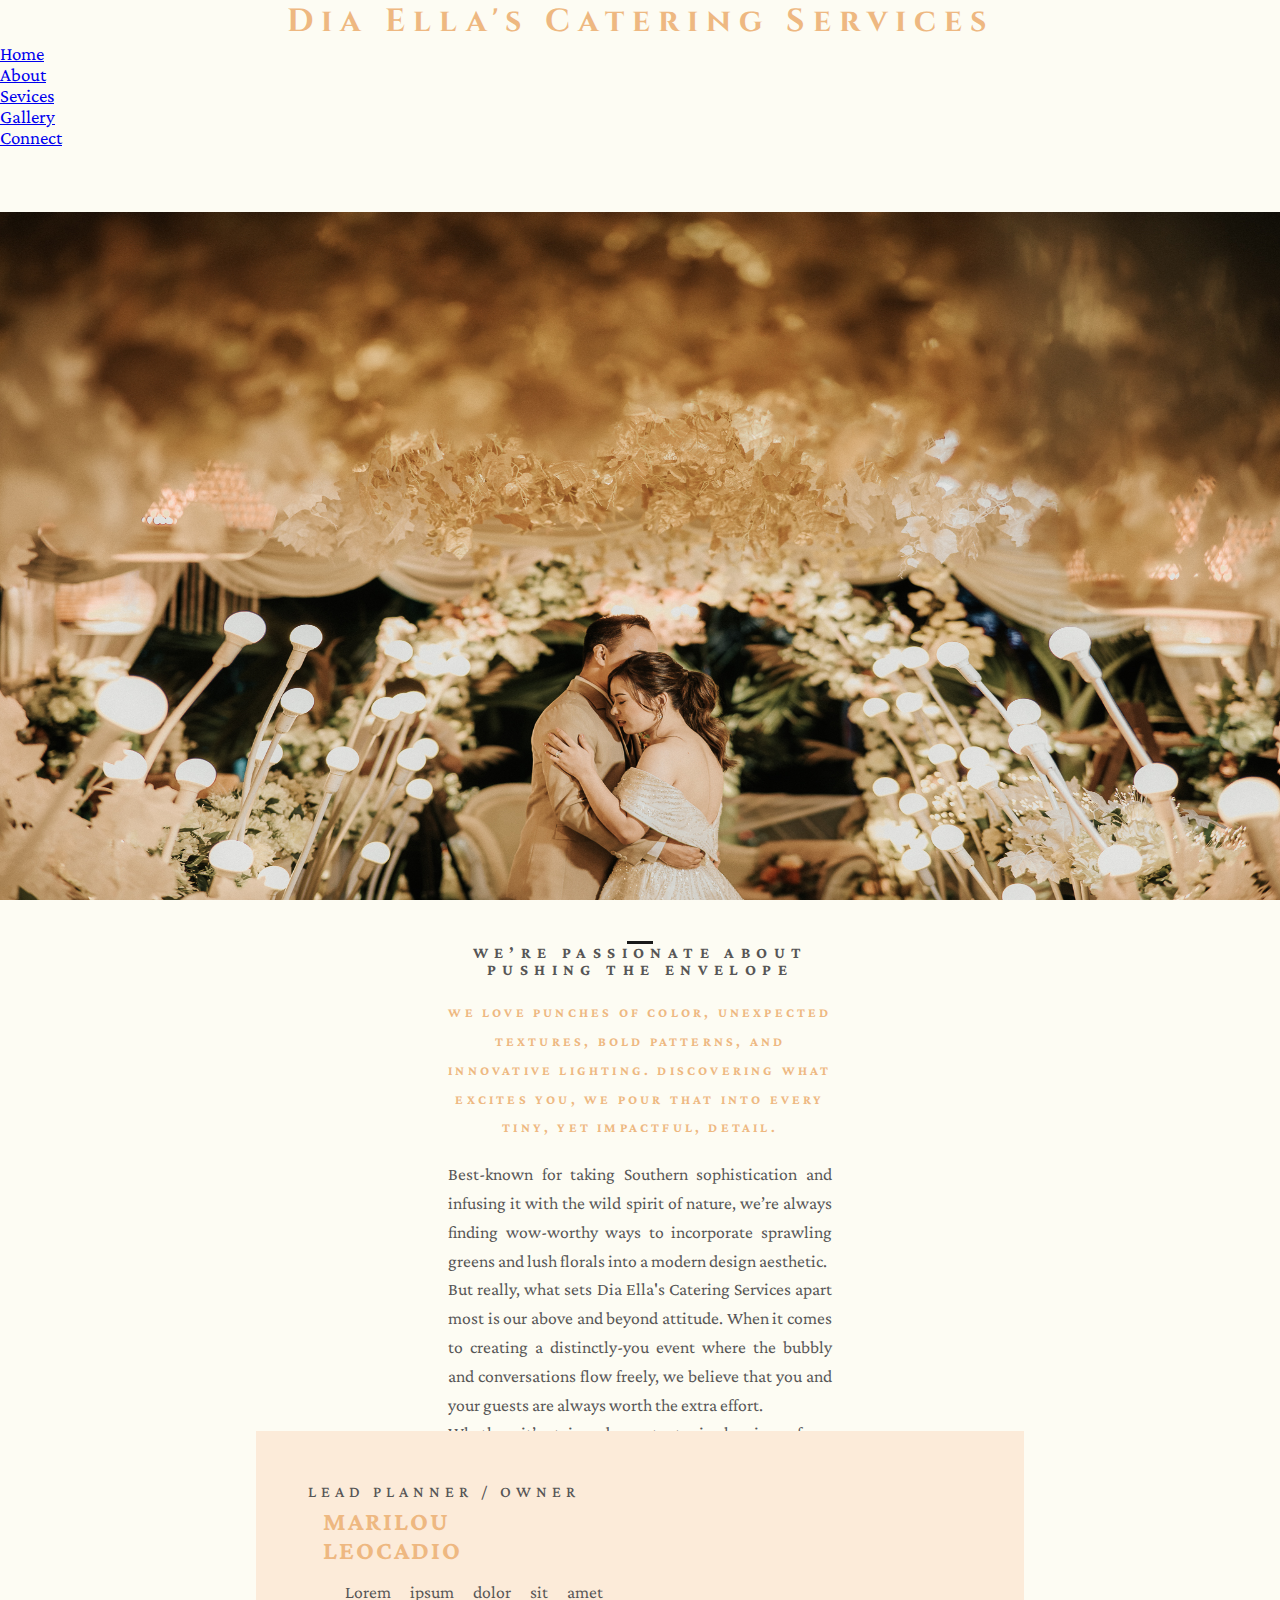
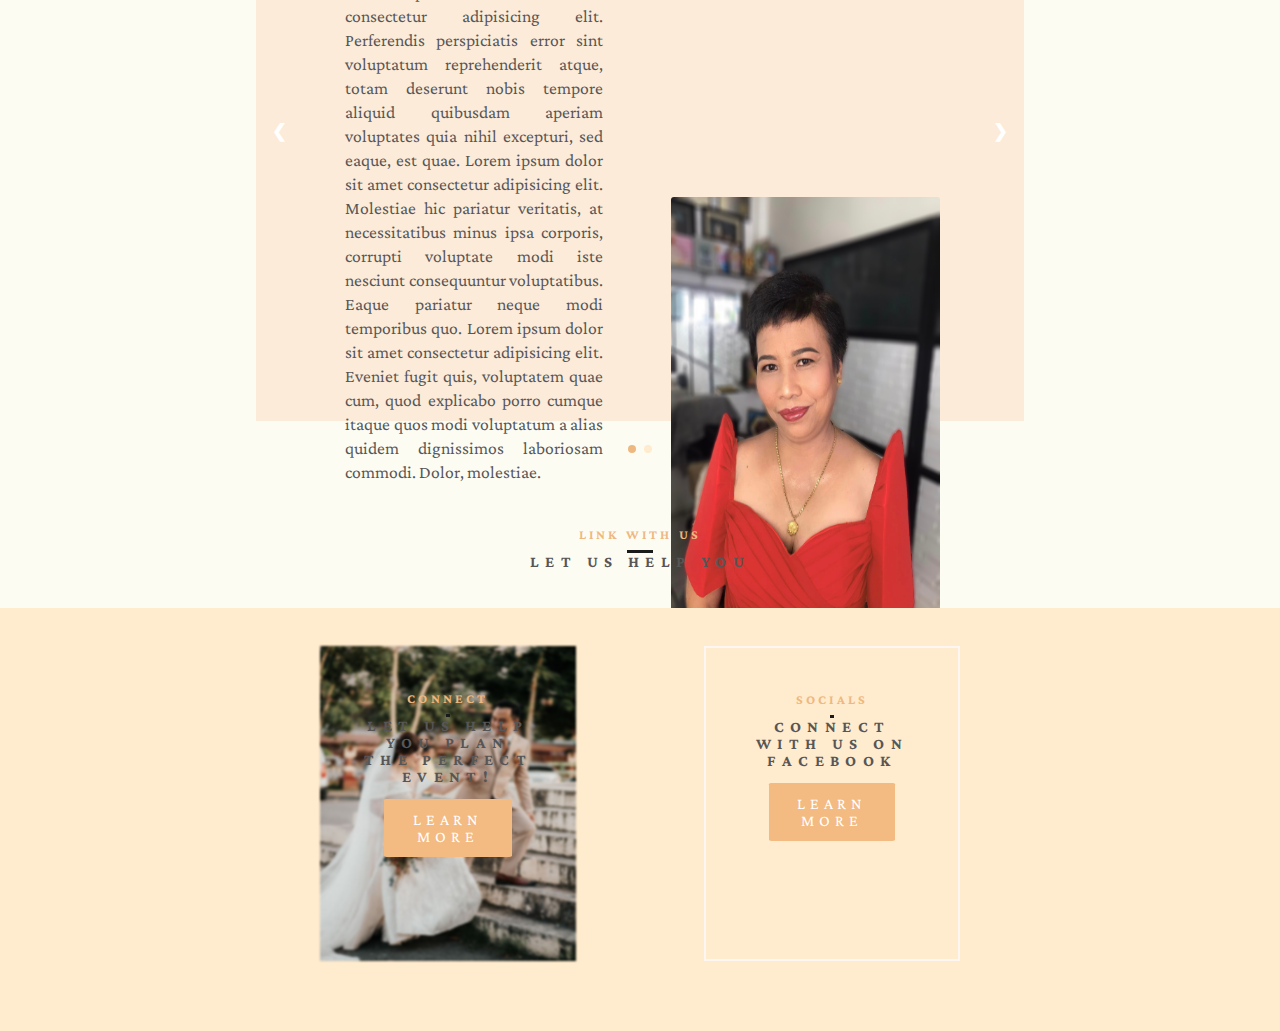
<file: about.html>
<!DOCTYPE html>
<html lang="en">
<head>
    <meta charset="UTF-8">
    <meta http-equiv="X-UA-Compatible" content="IE=edge">
    <meta name="viewport" content="width=device-width, initial-scale=1.0">
    <title>Dia Ella's Catering Services</title>

    <link href="https://cdn.jsdelivr.net/npm/bootstrap@5.2.3/dist/css/bootstrap.min.css" 
  rel="stylesheet" integrity="sha384-rbsA2VBKQhggwzxH7pPCaAqO46MgnOM80zW1RWuH61DGLwZJEdK2Kadq2F9CUG65" 
  crossorigin="anonymous">
  <link rel="preconnect" href="https://fonts.googleapis.com"><link rel="preconnect" href="https://fonts.gstatic.com" crossorigin><link href="https://fonts.googleapis.com/css2?family=Cinzel:wght@500&family=Crimson+Pro:wght@300;400&display=swap" rel="stylesheet">
  <link rel="stylesheet" href="css/about.css">

</head>

<body>
    <header class="header-container pt-4">
        <h1 class>Dia Ella's Catering Services</h1>
        <nav class="navbar navbar-expand-lg position-absolute top-5 start-50 translate-middle mt-3">
          <div class="container-fluid">
            <div class="collapse navbar-collapse" id="navbarSupportedContent">
              <ul class="navbar-nav">
                <!-- Navigation Bar -->
                <li class="nav-item m-3 btn-outline-light">
                  <a class="nav-link" href="index.html">Home</a>
                </li>
                <li class="nav-item m-3">
                  <a class="nav-link" href="about.html">About</a>
                </li>
                <li class="nav-item m-3">
                  <a class="nav-link" href="services.html">Sevices</a>
                </li>
                <li class="nav-item m-3">
                  <a class="nav-link" href="gallery.html">Gallery</a>
                </li>
                <li class="nav-item m-3">
                  <a class="nav-link" href="connect.html">Connect</a>
                </li>
              </ul>
            </div>
          </div>
        </nav>
      </header>

    <main>
        <article class="header-primary">
            <img src="images/about-1.jpg" alt="image">
            <hr>
            <section class="header-content">
                <h4>WE’RE PASSIONATE ABOUT PUSHING THE ENVELOPE
                </h4>
                <br>
                <h5>WE LOVE PUNCHES OF COLOR, UNEXPECTED TEXTURES, BOLD PATTERNS, AND INNOVATIVE LIGHTING. DISCOVERING WHAT EXCITES YOU, WE POUR THAT INTO EVERY TINY, YET IMPACTFUL, DETAIL.
                </h5>
                <br>
                <p>
                    Best-known for taking Southern sophistication and infusing it with the wild spirit of nature, we’re always finding wow-worthy ways to incorporate sprawling greens and lush florals into a modern design aesthetic.
                </p>

                <p>
                    But really, what sets Dia Ella's Catering Services apart most is our above and beyond attitude. When it comes to creating a distinctly-you event where the bubbly and conversations flow freely, we believe that you and your guests are always worth the extra effort.
                </p>

                <p>
                    Whether it’s tying down tents in hurricane-force winds, hauling a piano up six flights of stairs, swinging unique requests, or surprising you with those thoughtful touches that can easily go overlooked, our clients tell us that we never fail to impress with our hands-on, collaborative approach.
                </p>
            </section>
        </article>

        <article class="article-2">
            <div class="slideshow-container">  
                <div class="mySlides">
                  <div>
                    <h2 class="numbertext"> LEAD PLANNER / OWNER </h2>
                  <h2 class="heading__primary">MARILOU LEOCADIO</h2>
                  <p class="text">Lorem ipsum dolor sit amet consectetur adipisicing elit. Perferendis perspiciatis error sint voluptatum reprehenderit atque, totam deserunt nobis tempore aliquid quibusdam aperiam voluptates quia nihil excepturi, sed eaque, est quae.
                        Lorem ipsum dolor sit amet consectetur adipisicing elit. Molestiae hic pariatur veritatis, at necessitatibus minus ipsa corporis, corrupti voluptate modi iste nesciunt consequuntur voluptatibus. Eaque pariatur neque modi temporibus quo. Lorem ipsum dolor sit amet consectetur adipisicing elit.
                        Eveniet fugit quis, voluptatem quae cum, quod explicabo porro cumque itaque quos modi voluptatum a alias quidem dignissimos laboriosam commodi. Dolor, molestiae.
                    
                  </p>
                  <div class="content-right">
                    <img src="images/owner-1.jpg" alt="Product Photo" />
                  </div>
                  </div>
                </div>
          
                <div class="mySlides">
                  <h2 class="numbertext"> ASSOCIATE PLANNER </h2>
                  <h2 class="heading__primary">DIANNE MARIE LEOCADIO</h2>
                  <p class="text">Lorem ipsum dolor sit amet consectetur adipisicing elit. Ducimus repudiandae, debitis cumque veritatis eaque, illo nisi obcaecati architecto explicabo impedit hic sapiente neque magni beatae doloremque deserunt, provident recusandae esse! Lorem ipsum dolor sit amet consectetur, adipisicing elit. Iste delectus deserunt totam rerum laboriosam quis doloremque eum sed. Maxime sunt facilis quo nulla optio obcaecati veritatis nesciunt, recusandae doloribus laboriosam! Lorem ipsum, dolor sit amet consectetur adipisicing elit. Modi reprehenderit fugiat voluptatem fuga deleniti rerum autem cum culpa aut natus maxime, numquam est hic recusandae dignissimos quisquam inventore illum expedita!
                  </p>
                  <div class="content-right">
                    <img src="images/owner-2.jpg" alt="Product Photo" />
                  </div>
                </div>
          
                <a class="prev" onclick="plusSlides(-1)">&#10094;</a>
                <a class="next" onclick="plusSlides(1)">&#10095;</a>
              </div>
              <br>
          
              <div style="text-align:center">
                <span class="dot" onclick="currentSlide(1)"></span>
                <span class="dot" onclick="currentSlide(2)"></span>
              </div>
        </article>

        <article class="article-4">
            <div  class="header-primary">
              <h5>LINK WITH US</h5>
              <hr>
              <h4>LET US HELP YOU</h4>
            </div>
            <section class="article-4__section-1">
                <div class="article-4__subsection-1">
                  <img src="images/couple-1.JPG" alt="">
                  <div class="article-4__content-1">
                    <h5>CONNECT</h5>
                    <hr>
                    <h4 > LET US HELP YOU PLAN THE PERFECT EVENT! </h4>
                    <a class="btn__article-2" href="connect.html">LEARN MORE</a>
                  </div>
                </div>
    
                <div class="article-4__subsection-2">
                  <div class="article-4__content-2">
                    <h5>SOCIALS</h5>
                    <hr>
                    <h4 > CONNECT WITH US ON FACEBOOK</h4>
                    <a class="btn__article-2" href="https://www.facebook.com/DiaEllaCatering">LEARN MORE</a>
                  </div>
                </div>
            </section>
          </article>
    </main>
</body>

<script>
    let slideIndex = 1;
showSlides(slideIndex);

// Next/previous controls
function plusSlides(n) {
  showSlides(slideIndex += n);
}

// Thumbnail image controls
function currentSlide(n) {
  showSlides(slideIndex = n);
}

function showSlides(n) {
  let i;
  let slides = document.getElementsByClassName("mySlides");
  let dots = document.getElementsByClassName("dot");
  if (n > slides.length) {slideIndex = 1}
  if (n < 1) {slideIndex = slides.length}
  for (i = 0; i < slides.length; i++) {
    slides[i].style.display = "none";
  }
  for (i = 0; i < dots.length; i++) {
    dots[i].className = dots[i].className.replace(" active", "");
  }
  slides[slideIndex-1].style.display = "block";
  dots[slideIndex-1].className += " active";
};
</script>

</html>
</file>
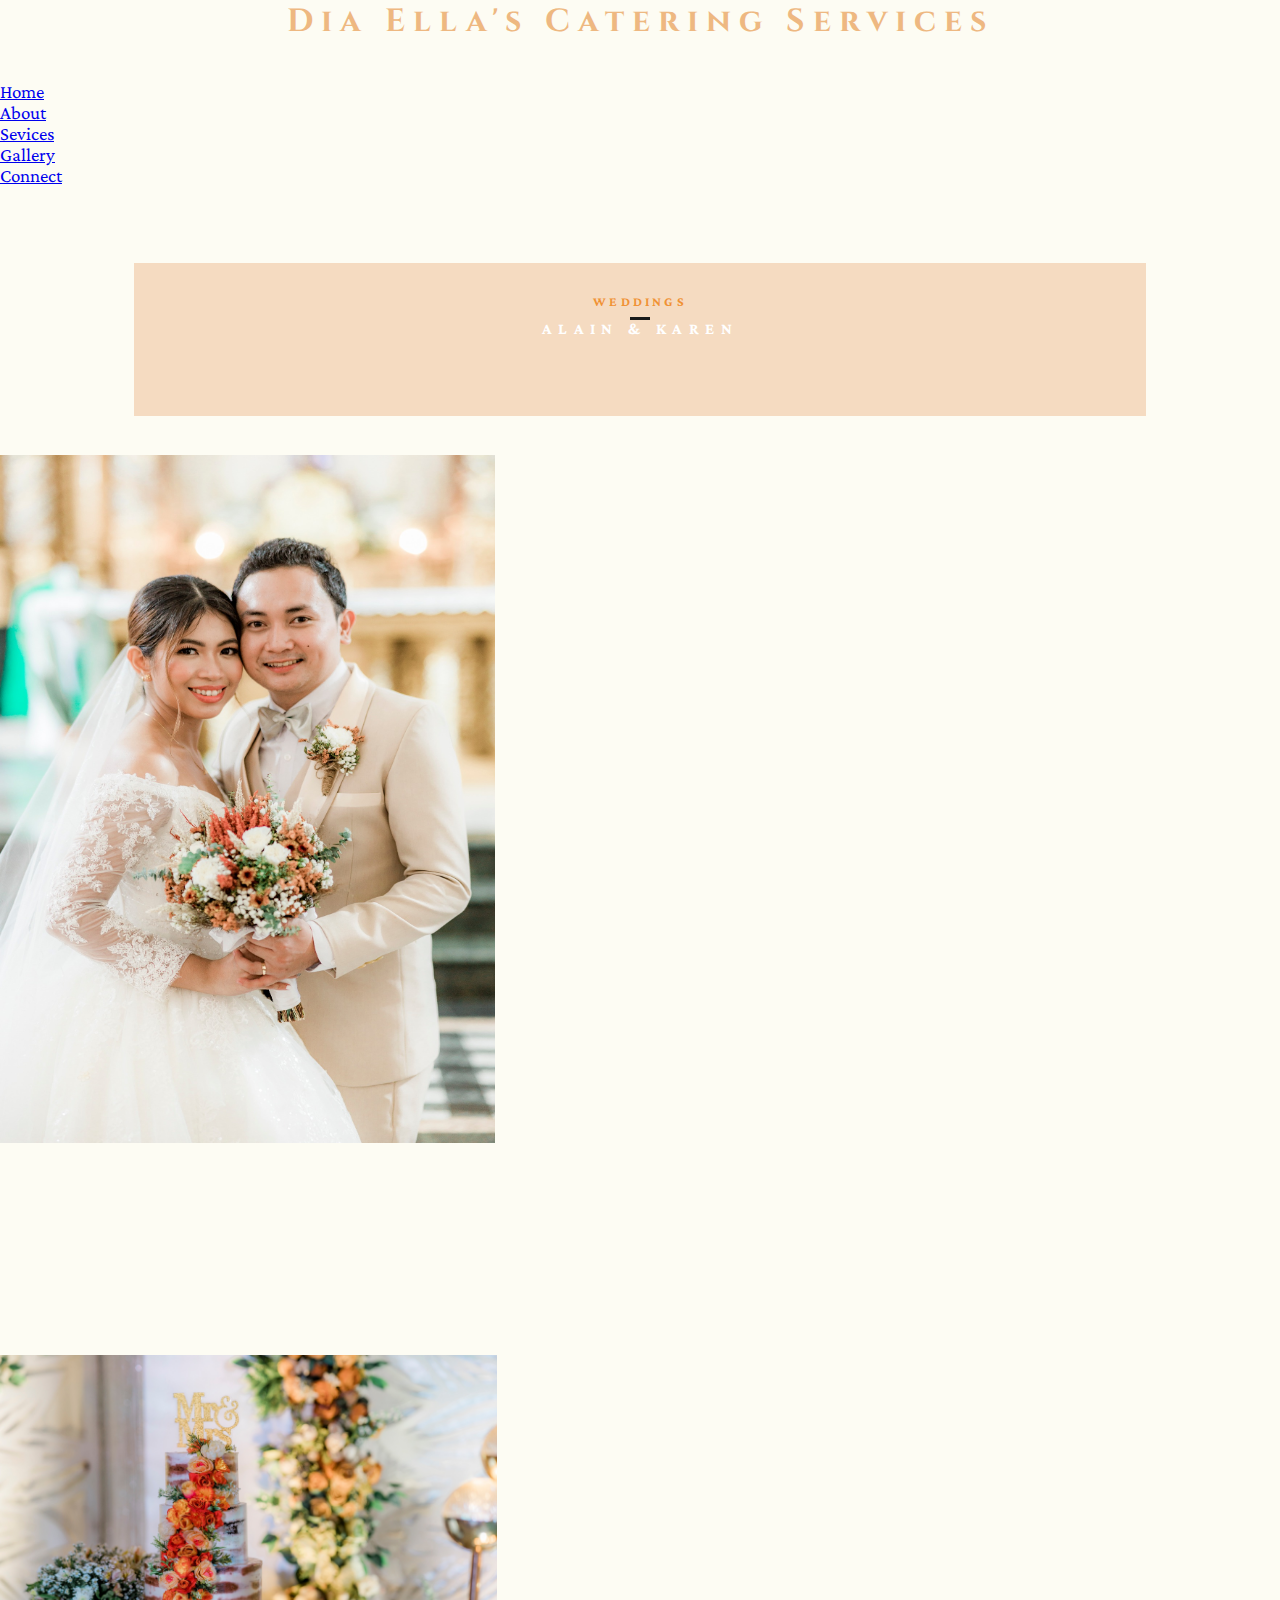
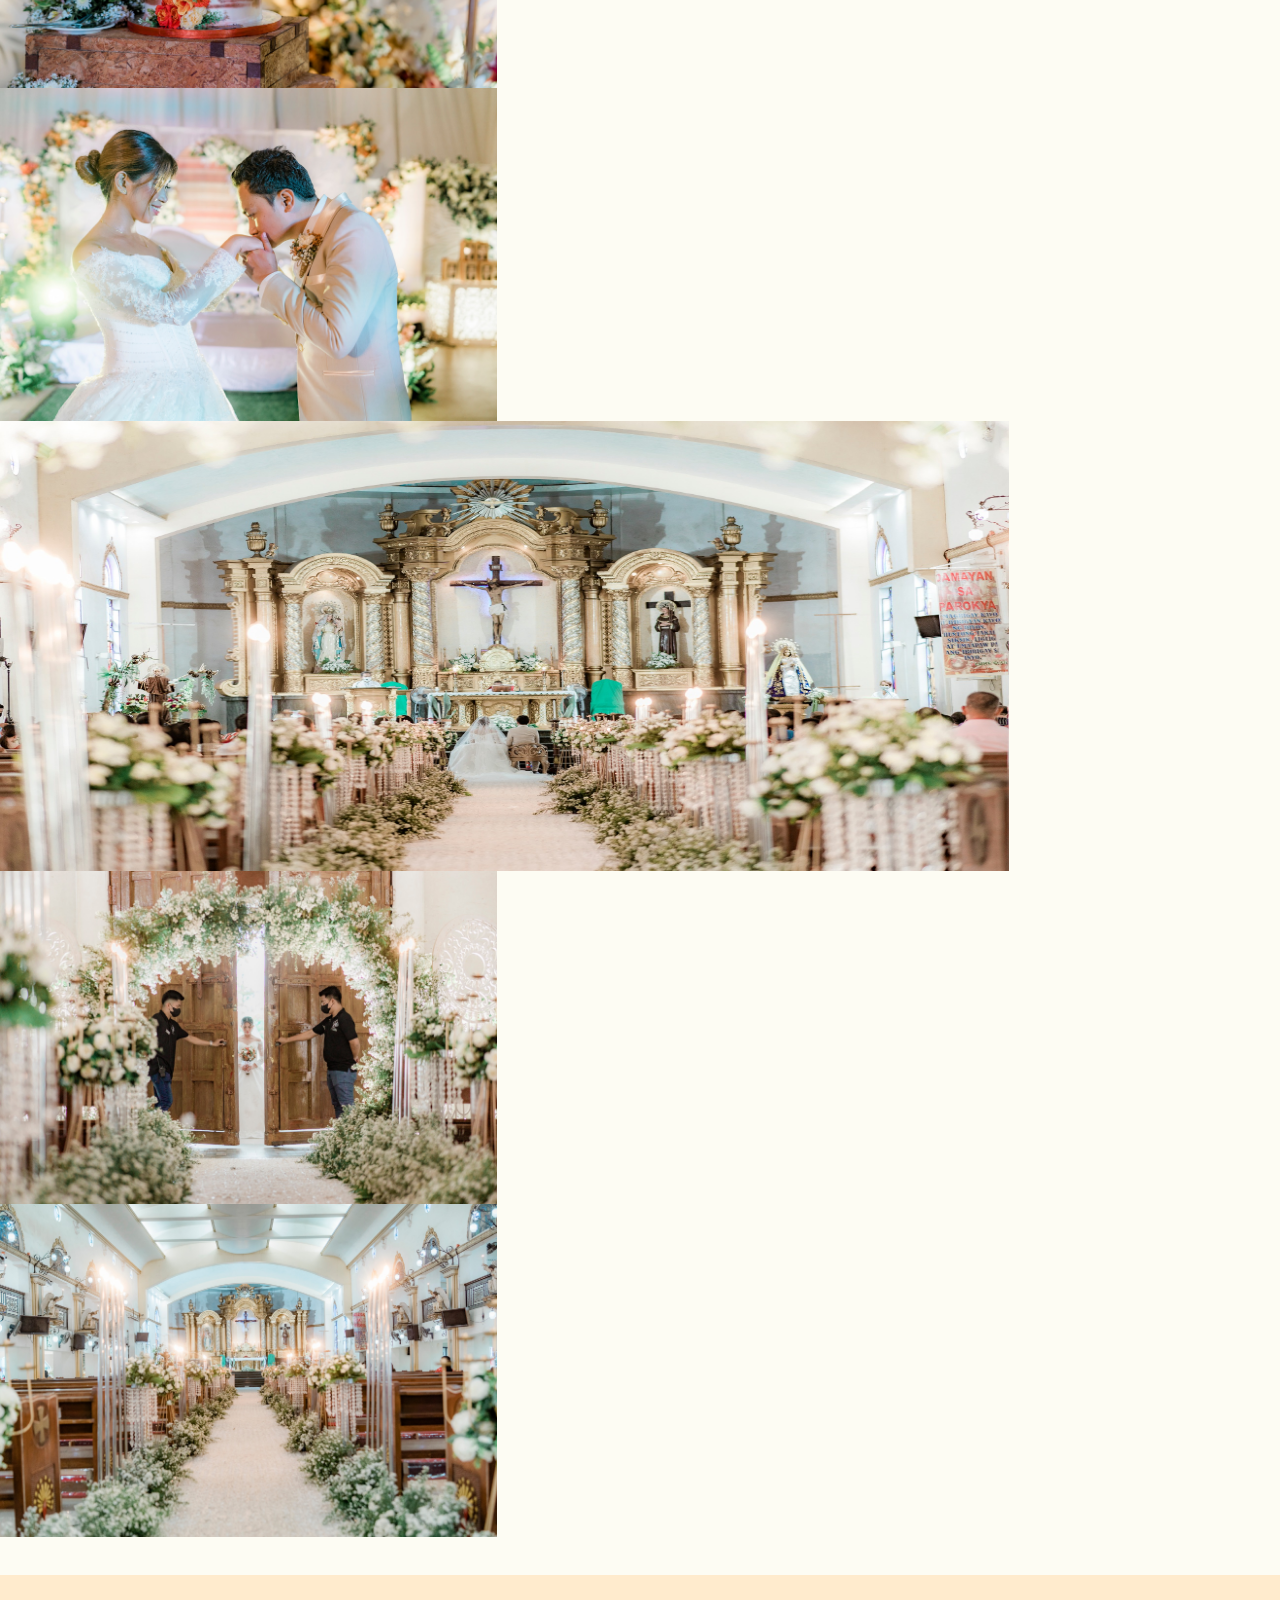
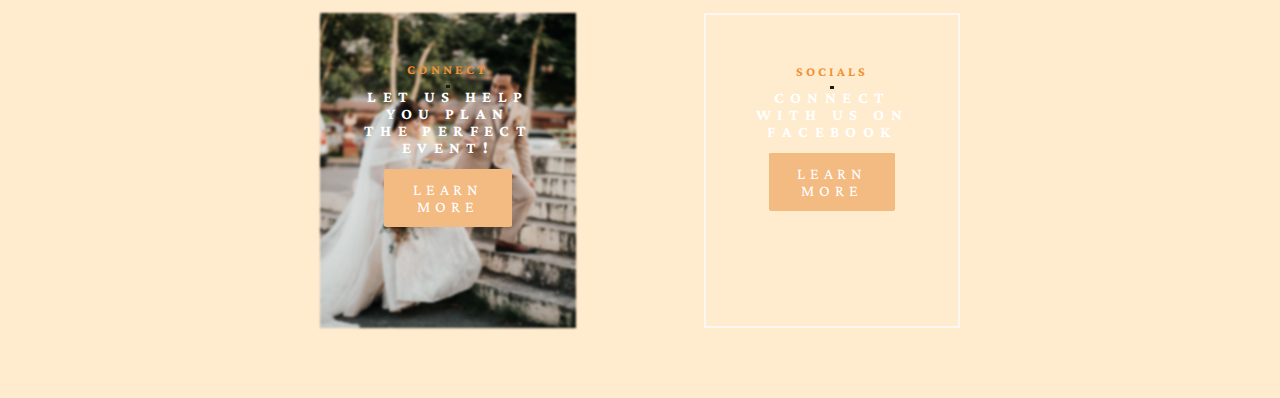
<file: alain-karen.html>
<!DOCTYPE html>
<html lang="en">
<head>
    <meta charset="UTF-8">
    <meta http-equiv="X-UA-Compatible" content="IE=edge">
    <meta name="viewport" content="width=device-width, initial-scale=1.0">
    <title>Dia Ella's Catering Services</title>

    <link href="https://cdn.jsdelivr.net/npm/bootstrap@5.2.3/dist/css/bootstrap.min.css" 
  rel="stylesheet" integrity="sha384-rbsA2VBKQhggwzxH7pPCaAqO46MgnOM80zW1RWuH61DGLwZJEdK2Kadq2F9CUG65" 
  crossorigin="anonymous">
    <link rel="stylesheet" href="css/alain-karen.css">
    <link rel="preconnect" href="https://fonts.googleapis.com"><link rel="preconnect" href="https://fonts.gstatic.com" crossorigin><link href="https://fonts.googleapis.com/css2?family=Cinzel:wght@500&family=Crimson+Pro:wght@300;400&display=swap" rel="stylesheet">
    <link rel="stylesheet" href="css/alain.css">
</head>
<body>
    <header class="header-container pt-4">
        <h1 class>Dia Ella's Catering Services</h1>
        <nav class="navbar navbar-expand-lg position-absolute top-5 start-50 translate-middle mt-3">
          <div class="container-fluid">
            <div class="collapse navbar-collapse" id="navbarSupportedContent">
              <ul class="navbar-nav">
                <!-- Navigation Bar -->
                <li class="nav-item m-3 btn-outline-light">
                  <a class="nav-link" href="index.html">Home</a>
                </li>
                <li class="nav-item m-3">
                  <a class="nav-link" href="about.html">About</a>
                </li>
                <li class="nav-item m-3">
                  <a class="nav-link" href="services.html">Sevices</a>
                </li>
                <li class="nav-item m-3">
                  <a class="nav-link" href="gallery.html">Gallery</a>
                </li>
                <li class="nav-item m-3">
                  <a class="nav-link" href="connect.html">Connect</a>
                </li>
              </ul>
            </div>
          </div>
        </nav>
      </header>

    <article class="header-primary">
        <section>
            <div>
                <h5>WEDDINGS</h5>
                  <hr>
                  <h4 > ALAIN & KAREN </h4>
            </div>
        </section>
    </article>

    <article>
      <section class="container-fluid">
          <div class="row">
              <div class="col-6">
                  <div class="photo-1 h-100"><img src="images/alain-karen/photo-1.jpg" alt="">
                  </div>
              </div>
              <div class="col-6">
                  <div class="photo"><img src="images/alain-karen/photo-4.jpg" alt=""></div>
                  <div class="row mt-4">
                      <div class="col-12">
                          <div class="photo"><img src="images/alain-karen/photo-8.jpg" alt=""></div>
                      </div>
                  </div>
              </div>
          </div>
          <div class="row mt-4">
              <div class="col-12">
                  <div class="photo-2"><img src="images/alain-karen/photo-2.jpg" alt=""></div>
              </div>
          </div>
          <div class="row mt-4">
              <div class="col-6">
                  <div class="photo "><img src="images/alain-karen/photo-3.jpg" alt=""></div>
              </div>
              <div class="col-6">
                  <div class="photo"><img src="images/alain-karen/photo-5.jpg" alt=""></div>
              </div>
          </div>
      </section>
  </article>

    <article class="article-4">
        <section class="article-4__section-1">
            <div class="article-4__subsection-1">
              <img src="images/couple-1.JPG" alt="">
              <div class="article-4__content-1">
                <h5>CONNECT</h5>
                <hr>
                <h4 > LET US HELP YOU PLAN THE PERFECT EVENT! </h4>
                <a class="btn__article-2" href="connect.html">LEARN MORE</a>
              </div>
            </div>

            <div class="article-4__subsection-2">
              <div class="article-4__content-2">
                <h5>SOCIALS</h5>
                <hr>
                <h4 > CONNECT WITH US ON FACEBOOK</h4>
                <a class="btn__article-2" href="https://www.facebook.com/DiaEllaCatering">LEARN MORE</a>
              </div>
            </div>
        </section>
      </article>
</body>
<script
    src="https://cdn.jsdelivr.net/npm/bootstrap@5.2.2/dist/js/bootstrap.bundle.min.js"
    integrity="sha384-OERcA2EqjJCMA+/3y+gxIOqMEjwtxJY7qPCqsdltbNJuaOe923+mo//f6V8Qbsw3"
    crossorigin="anonymous"
  ></script>
</html>
</file>
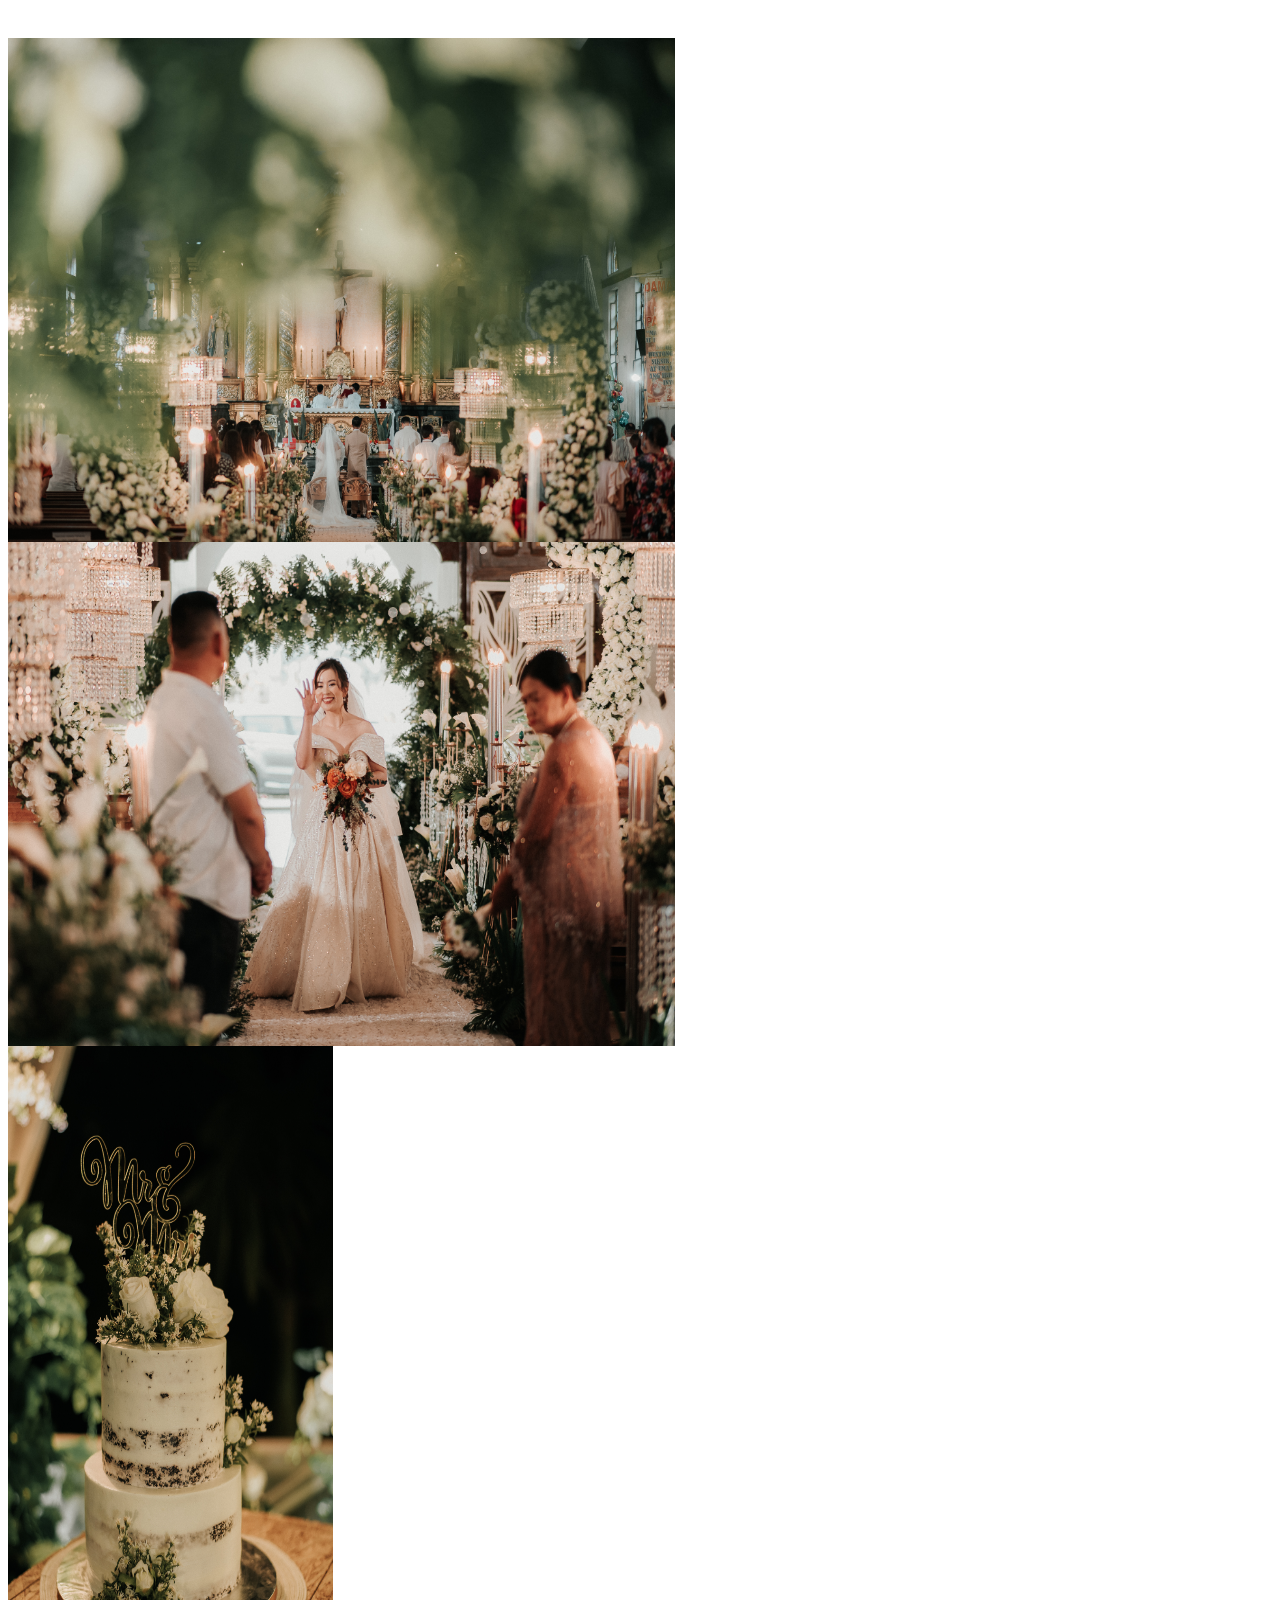
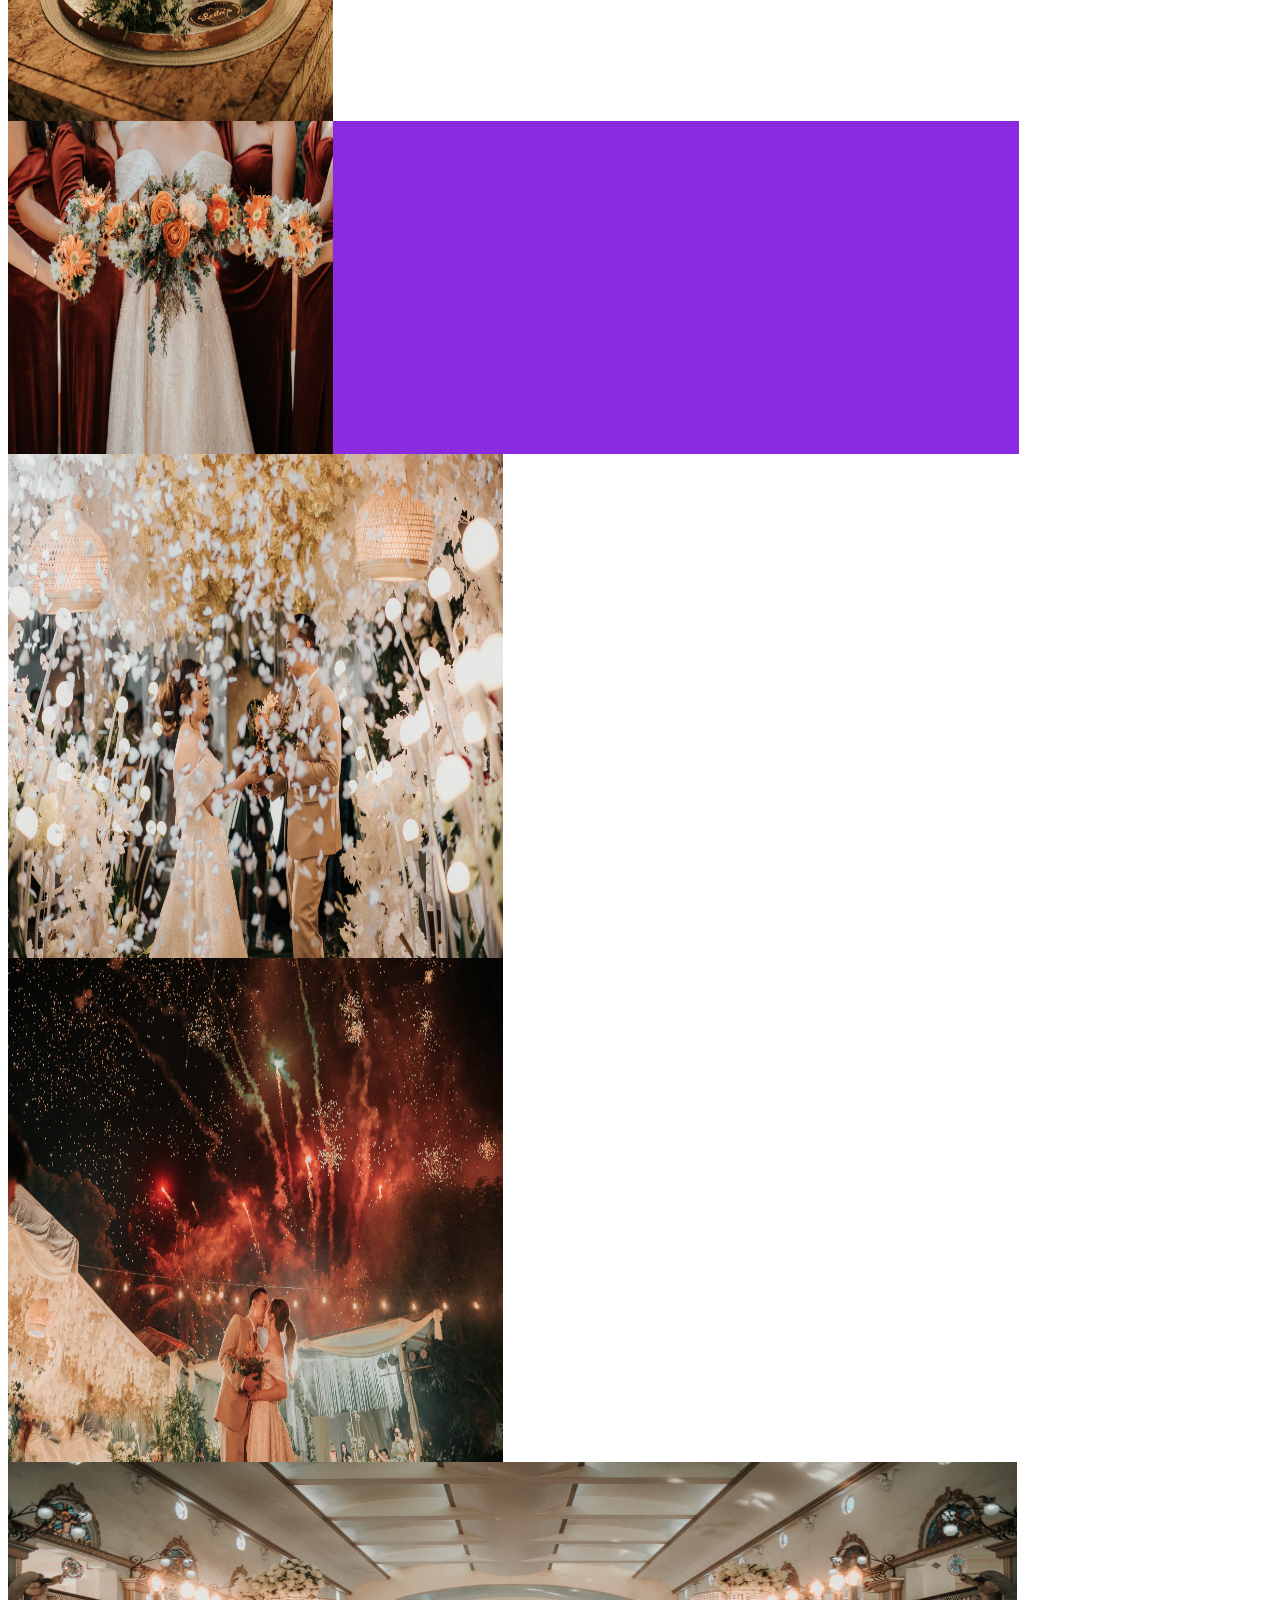
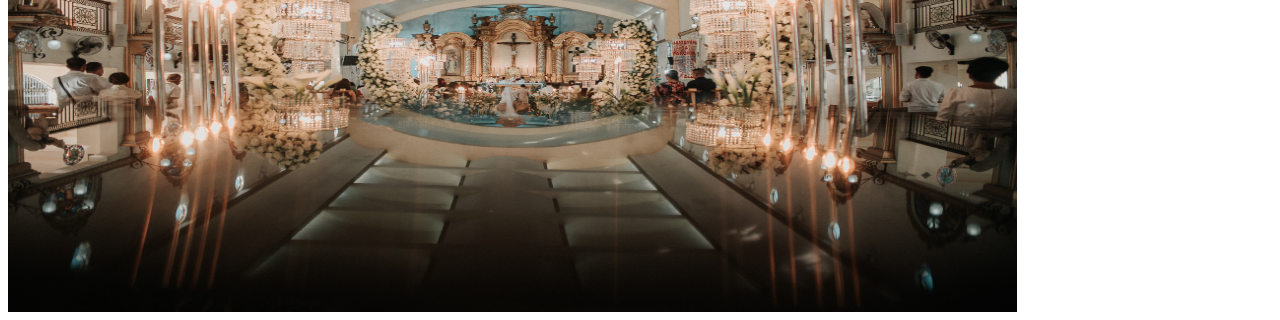
<file: alain.html>
<!DOCTYPE html>
<html lang="en">
<head>
    <meta charset="UTF-8">
    <meta http-equiv="X-UA-Compatible" content="IE=edge">
    <meta name="viewport" content="width=device-width, initial-scale=1.0">
    <title>Document</title>

    <link
    href="https://cdn.jsdelivr.net/npm/bootstrap@5.2.2/dist/css/bootstrap.min.css"
    rel="stylesheet"
    integrity="sha384-Zenh87qX5JnK2Jl0vWa8Ck2rdkQ2Bzep5IDxbcnCeuOxjzrPF/et3URy9Bv1WTRi"
    crossorigin="anonymous"
  />
    <link rel="stylesheet" href="css/mike.css">
</head>
<body>
    <article>
        <section class="container-fluid">
            <div class="row">                
                <div class="col-8">
                    <div class="photo">
                        <img src="images/mike-mk/photo-1.jpg" alt="">
                    </div>
                    <div class="row mt-4">
                        <div class="col-12">
                            <div class="photo">
                                <img src="images/mike-mk/photo-2.jpg" alt="">
                            </div>
                        </div>
                    </div>
                </div>
                <div class="col-4">
                    <div class="photo-1 h-30">
                        <img src="images/mike-mk/photo-7.jpg" alt="">
                    </div>
                <div class="col-12">
                    <div class="photo-4 mt-4">
                        <img src="images/mike-mk/photo-4.jpg" alt="">
                    </div>
                    </div>
                </div>
            </div>
            <div class="row mt-4">
                <div class="col-6">
                    <div class="photo-3">
                        <img src="images/mike-mk/photo-5.jpg" alt="">
                    </div>
                </div>
                <div class="col-6">
                    <div class="photo-3">
                        <img src="images/mike-mk/photo-3.jpg" alt="">
                    </div>
                </div>
            </div>
            <div class="row mt-4">
                <div class="col-12">
                    <div class="photo-2"><img src="images/mike-mk/photo-8.jpg" alt=""></div>
                </div>
            </div>
        </section>
    </article>
</body>
<script
    src="https://cdn.jsdelivr.net/npm/bootstrap@5.2.2/dist/js/bootstrap.bundle.min.js"
    integrity="sha384-OERcA2EqjJCMA+/3y+gxIOqMEjwtxJY7qPCqsdltbNJuaOe923+mo//f6V8Qbsw3"
    crossorigin="anonymous"
  ></script>
</html>
</file>
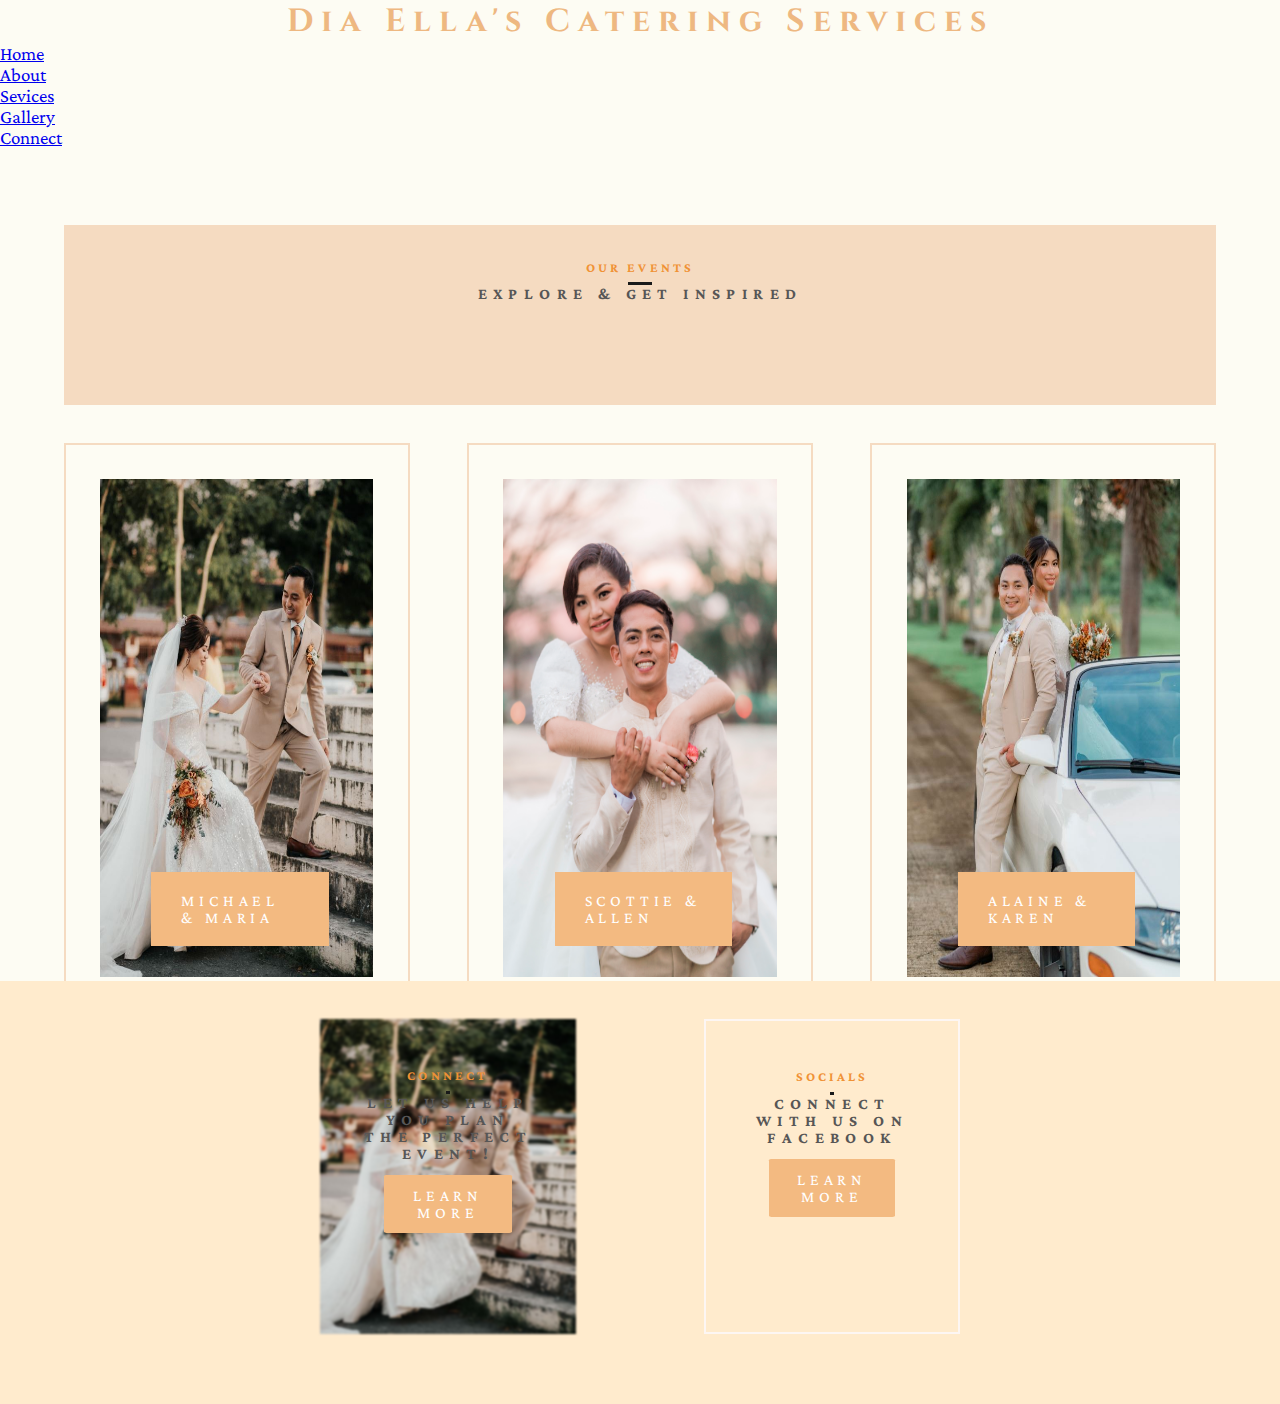
<file: gallery.html>
<!DOCTYPE html>
<html lang="en">
<head>
    <meta charset="UTF-8">
    <meta http-equiv="X-UA-Compatible" content="IE=edge">
    <meta name="viewport" content="width=device-width, initial-scale=1.0">
    <title>Dia Ella's Catering Services</title>

    <link href="https://cdn.jsdelivr.net/npm/bootstrap@5.2.3/dist/css/bootstrap.min.css" 
  rel="stylesheet" integrity="sha384-rbsA2VBKQhggwzxH7pPCaAqO46MgnOM80zW1RWuH61DGLwZJEdK2Kadq2F9CUG65" 
  crossorigin="anonymous">
  <link rel="preconnect" href="https://fonts.googleapis.com"><link rel="preconnect" href="https://fonts.gstatic.com" crossorigin><link href="https://fonts.googleapis.com/css2?family=Cinzel:wght@500&family=Crimson+Pro:wght@300;400&display=swap" rel="stylesheet">
  <link rel="stylesheet" href="css/gallery.css">
</head>
<body>
    <header class="header-container pt-4">
        <h1 class>Dia Ella's Catering Services</h1>
        <nav class="navbar navbar-expand-lg position-absolute top-5 start-50 translate-middle mt-3">
          <div class="container-fluid">
            <div class="collapse navbar-collapse" id="navbarSupportedContent">
              <ul class="navbar-nav">
                <!-- Navigation Bar -->
                <li class="nav-item m-3 btn-outline-light">
                  <a class="nav-link" href="index.html">Home</a>
                </li>
                <li class="nav-item m-3">
                  <a class="nav-link" href="about.html">About</a>
                </li>
                <li class="nav-item m-3">
                  <a class="nav-link" href="services.html">Sevices</a>
                </li>
                <li class="nav-item m-3">
                  <a class="nav-link" href="gallery.html">Gallery</a>
                </li>
                <li class="nav-item m-3">
                  <a class="nav-link" href="connect.html">Connect</a>
                </li>
              </ul>
            </div>
          </div>
        </nav>
      </header>

    <main>
        <article class="header-primary">
          <div>
            <h5>OUR EVENTS</h5>
            <hr>
            <h4>EXPLORE & GET INSPIRED</h4>
          </div>
        </article>

        <article class="article-3">
          <section class="article-3__section-1">
            <div class="article-3__subsection-1">
              <img src="images/couple-1.JPG" alt="">
              <a class="btn__article-3" href="mike-mk.html">MICHAEL & MARIA</a>
            </div>
  
            <div class="article-3__subsection-2">
              <img src="images/couple-2.jpg" alt="">
              <a class="btn__article-3" href="alain-karen.html">SCOTTIE & ALLEN</a>
            </div>
  
            <div class="article-3__subsection-3">
              <img src="images/couple-3.JPG" alt="">
              <a class="btn__article-3" href="alain-karen.html">ALAINE & KAREN</a>
            </div>
          </section>
        </article>

        <article class="article-4">
          
          <section class="article-4__section-1">
              <div class="article-4__subsection-1">
                <img src="images/couple-1.JPG" alt="">
                <div class="article-4__content-1">
                  <h5>CONNECT</h5>
                  <hr>
                  <h4 > LET US HELP YOU PLAN THE PERFECT EVENT! </h4>
                  <a class="btn__article-2" href="connect.html">LEARN MORE</a>
                </div>
              </div>
  
              <div class="article-4__subsection-2">
                <div class="article-4__content-2">
                  <h5>SOCIALS</h5>
                  <hr>
                  <h4 > CONNECT WITH US ON FACEBOOK</h4>
                  <a class="btn__article-2" href="https://www.facebook.com/DiaEllaCatering">LEARN MORE</a>
                </div>
              </div>
          </section>
        </article>
    </main>
</body>
</html>
</file>
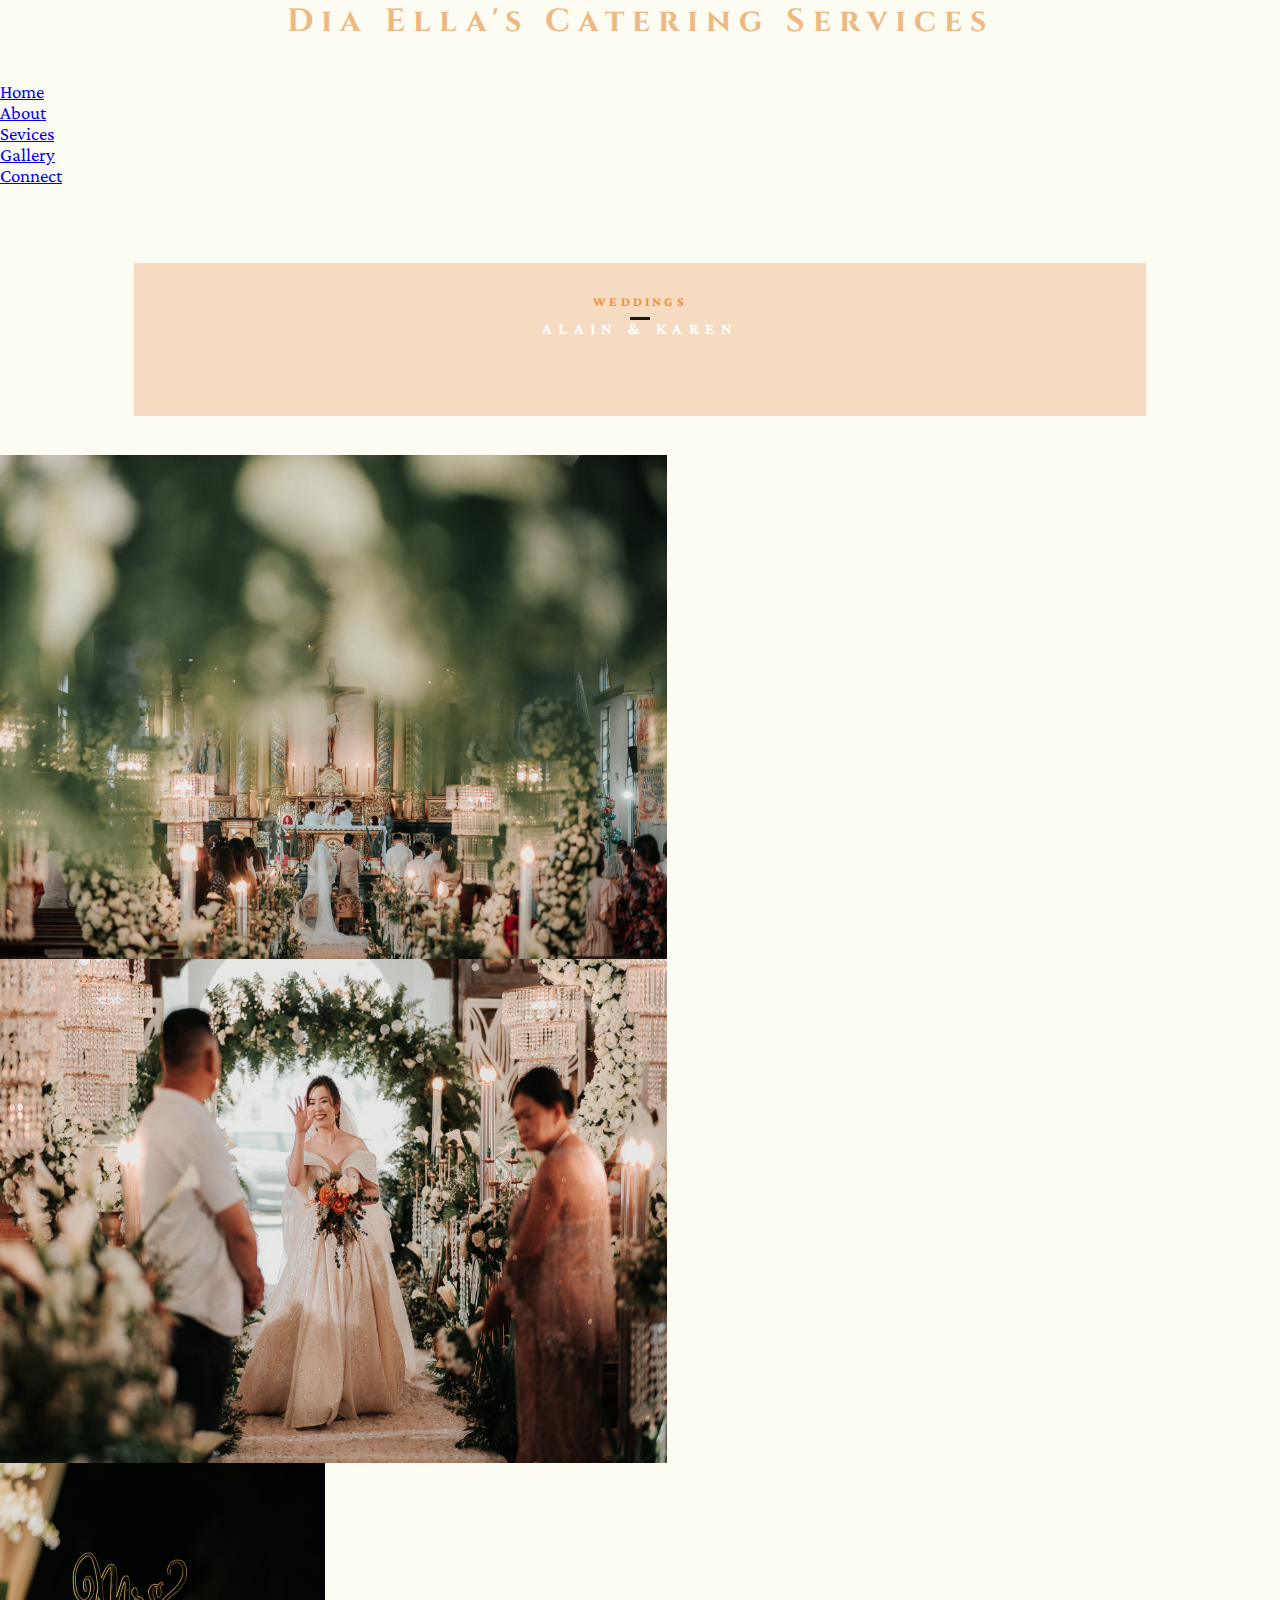
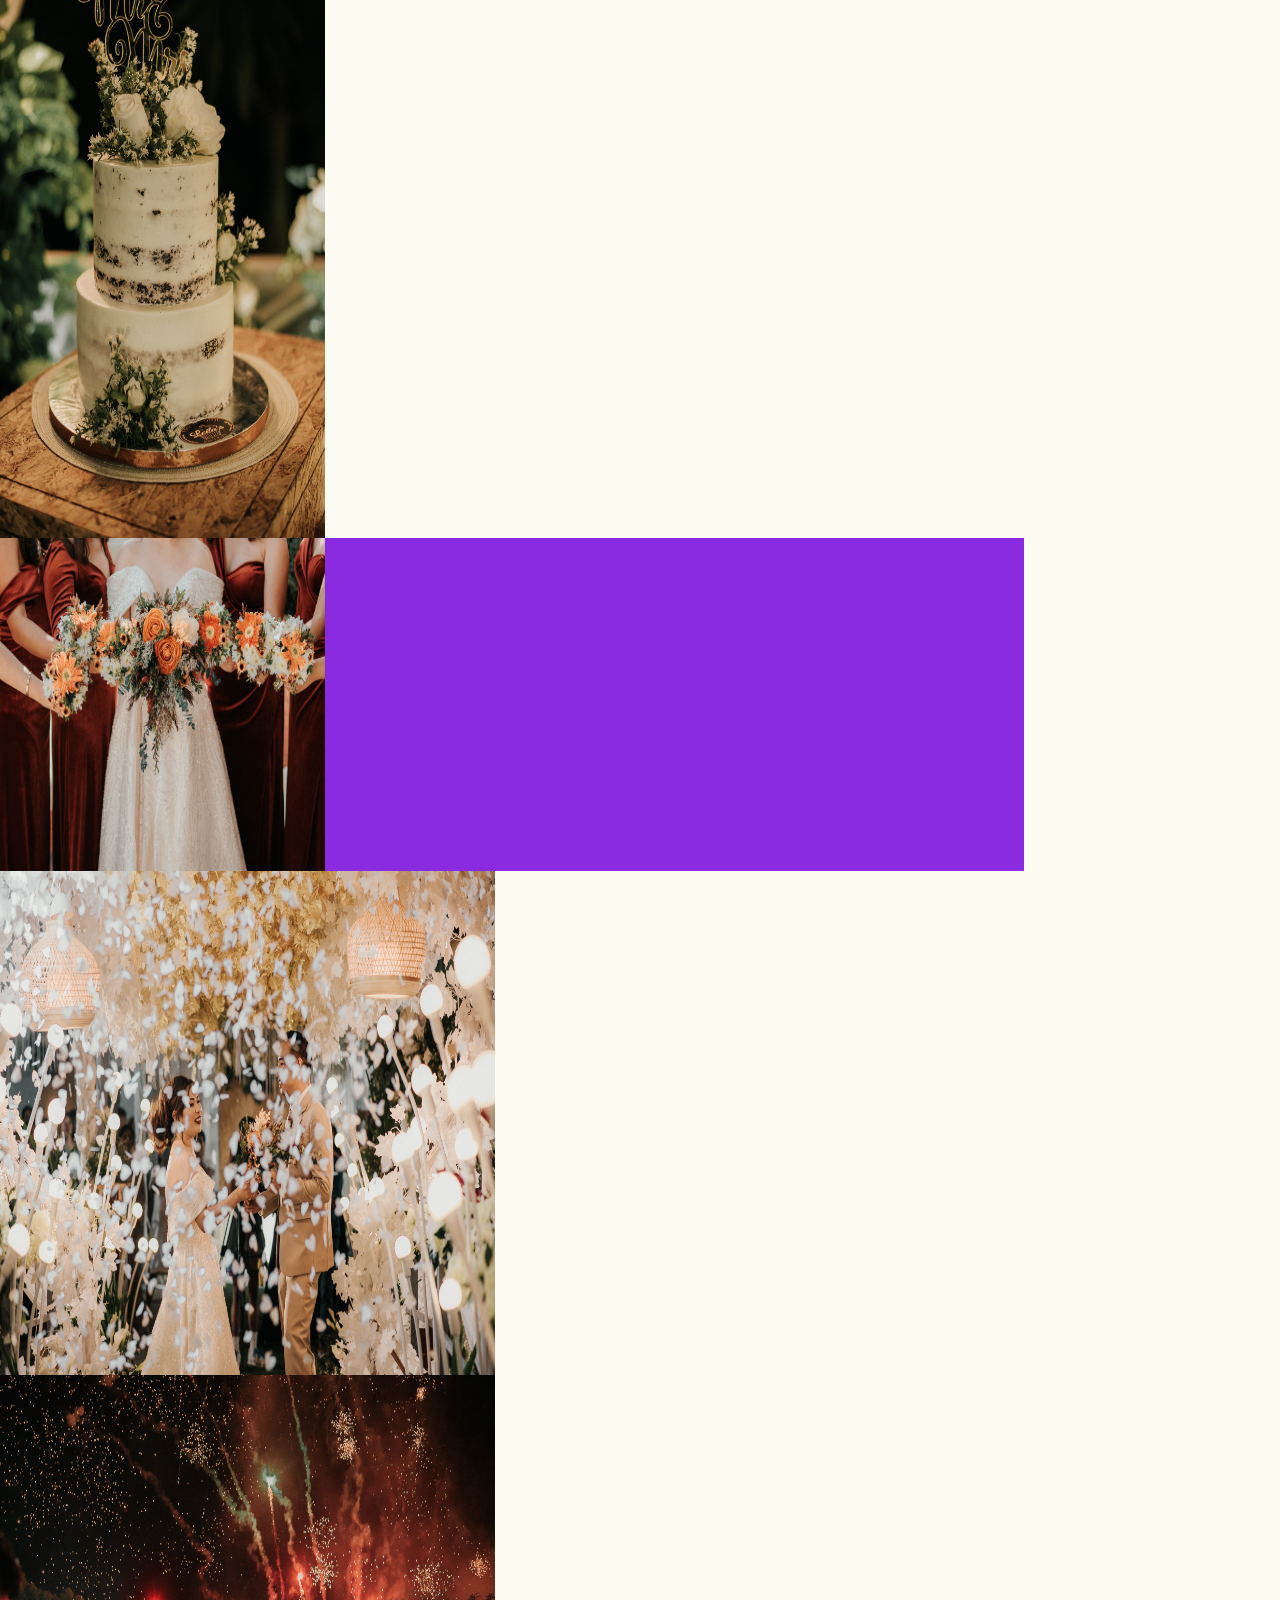
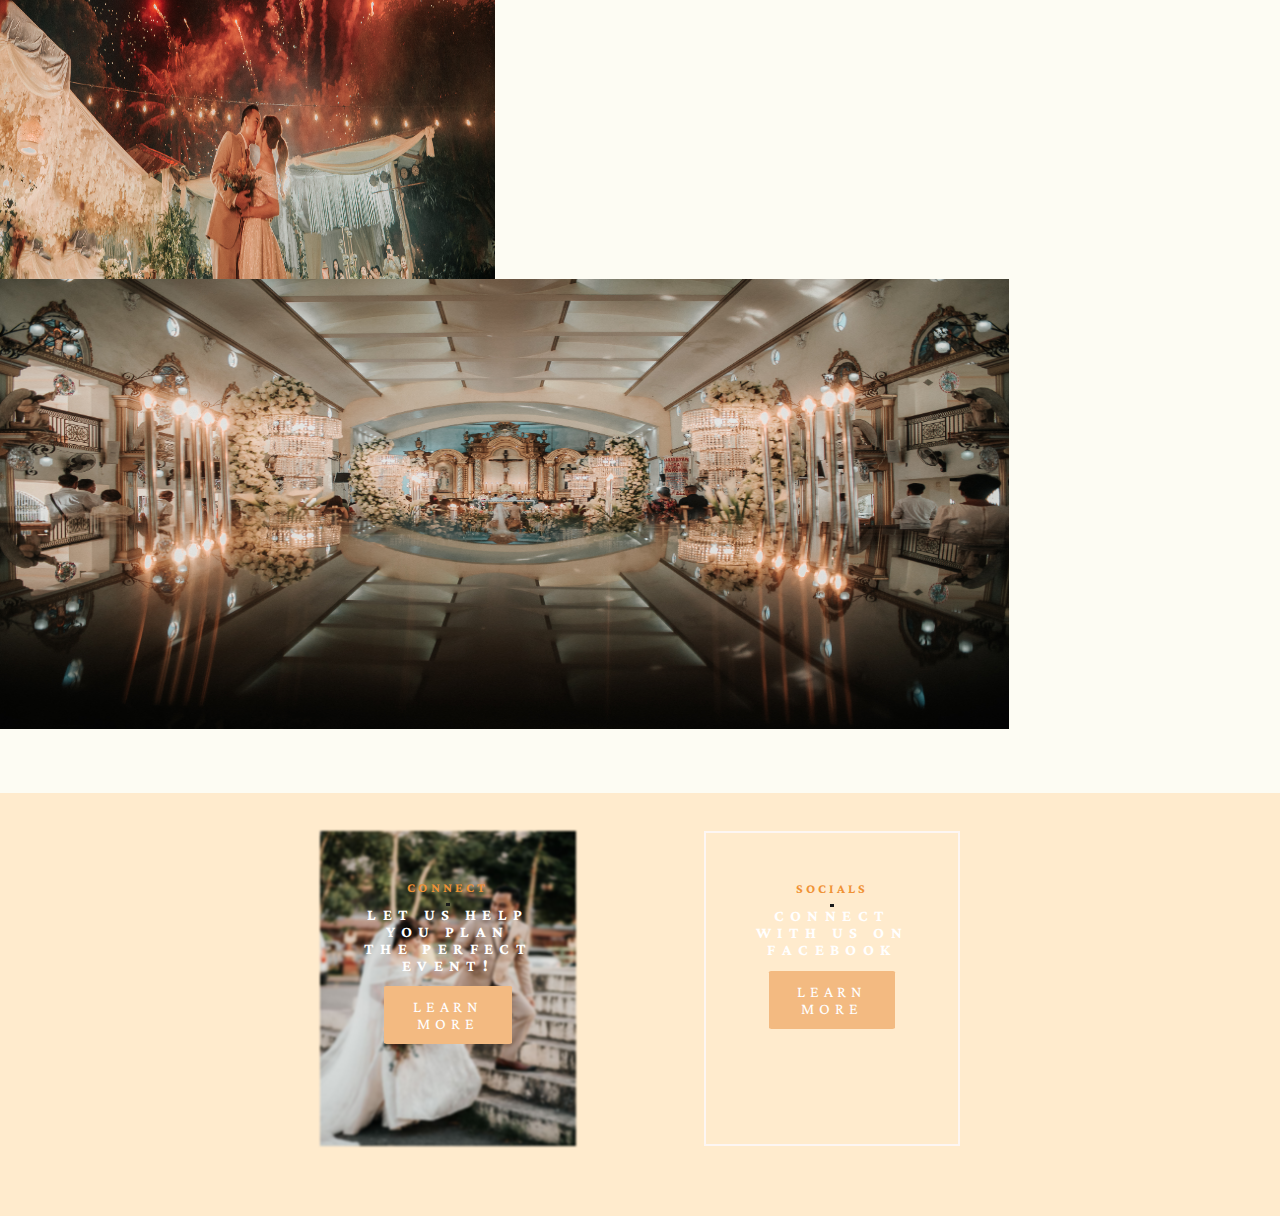
<file: mike-mk.html>
<!DOCTYPE html>
<html lang="en">
<head>
    <meta charset="UTF-8">
    <meta http-equiv="X-UA-Compatible" content="IE=edge">
    <meta name="viewport" content="width=device-width, initial-scale=1.0">
    <title>Dia Ella's Catering Services</title>

    <link href="https://cdn.jsdelivr.net/npm/bootstrap@5.2.3/dist/css/bootstrap.min.css" 
  rel="stylesheet" integrity="sha384-rbsA2VBKQhggwzxH7pPCaAqO46MgnOM80zW1RWuH61DGLwZJEdK2Kadq2F9CUG65" 
  crossorigin="anonymous">
    <link rel="stylesheet" href="css/mike-mk.css">
    <link rel="preconnect" href="https://fonts.googleapis.com"><link rel="preconnect" href="https://fonts.gstatic.com" crossorigin><link href="https://fonts.googleapis.com/css2?family=Cinzel:wght@500&family=Crimson+Pro:wght@300;400&display=swap" rel="stylesheet">
    <link rel="stylesheet" href="css/mike.css">
</head>
<body>
    <header class="header-container pt-4">
        <h1 class>Dia Ella's Catering Services</h1>
        <nav class="navbar navbar-expand-lg position-absolute top-5 start-50 translate-middle mt-3">
          <div class="container-fluid">
            <div class="collapse navbar-collapse" id="navbarSupportedContent">
              <ul class="navbar-nav">
                <!-- Navigation Bar -->
                <li class="nav-item m-3 btn-outline-light">
                  <a class="nav-link" href="index.html">Home</a>
                </li>
                <li class="nav-item m-3">
                  <a class="nav-link" href="about.html">About</a>
                </li>
                <li class="nav-item m-3">
                  <a class="nav-link" href="services.html">Sevices</a>
                </li>
                <li class="nav-item m-3">
                  <a class="nav-link" href="gallery.html">Gallery</a>
                </li>
                <li class="nav-item m-3">
                  <a class="nav-link" href="connect.html">Connect</a>
                </li>
              </ul>
            </div>
          </div>
        </nav>
      </header>

    <article class="header-primary">
        <section>
            <div>
                <h5>WEDDINGS</h5>
                  <hr>
                  <h4 > ALAIN & KAREN </h4>
            </div>
        </section>
    </article>

    <article>
        <section class="container-fluid">
            <div class="row">                
                <div class="col-8">
                    <div class="photo">
                        <img src="images/mike-mk/photo-1.jpg" alt="">
                    </div>
                    <div class="row mt-4">
                        <div class="col-12">
                            <div class="photo">
                                <img src="images/mike-mk/photo-2.jpg" alt="">
                            </div>
                        </div>
                    </div>
                </div>
                <div class="col-4">
                    <div class="photo-1 h-30">
                        <img src="images/mike-mk/photo-7.jpg" alt="">
                    </div>
                <div class="col-12">
                    <div class="photo-4 mt-4">
                        <img src="images/mike-mk/photo-4.jpg" alt="">
                    </div>
                    </div>
                </div>
            </div>
            <div class="row mt-4">
                <div class="col-6">
                    <div class="photo-3">
                        <img src="images/mike-mk/photo-5.jpg" alt="">
                    </div>
                </div>
                <div class="col-6">
                    <div class="photo-3">
                        <img src="images/mike-mk/photo-3.jpg" alt="">
                    </div>
                </div>
            </div>
            <div class="row mt-4">
                <div class="col-12">
                    <div class="photo-2"><img src="images/mike-mk/photo-8.jpg" alt=""></div>
                </div>
            </div>
        </section>
    </article>

    <article class="article-4">
        <section class="article-4__section-1">
            <div class="article-4__subsection-1">
              <img src="images/couple-1.JPG" alt="">
              <div class="article-4__content-1">
                <h5>CONNECT</h5>
                <hr>
                <h4 > LET US HELP YOU PLAN THE PERFECT EVENT! </h4>
                <a class="btn__article-2" href="connect.html">LEARN MORE</a>
              </div>
            </div>

            <div class="article-4__subsection-2">
              <div class="article-4__content-2">
                <h5>SOCIALS</h5>
                <hr>
                <h4 > CONNECT WITH US ON FACEBOOK</h4>
                <a class="btn__article-2" href="https://www.facebook.com/DiaEllaCatering">LEARN MORE</a>
              </div>
            </div>
        </section>
      </article>
</body>
<script
    src="https://cdn.jsdelivr.net/npm/bootstrap@5.2.2/dist/js/bootstrap.bundle.min.js"
    integrity="sha384-OERcA2EqjJCMA+/3y+gxIOqMEjwtxJY7qPCqsdltbNJuaOe923+mo//f6V8Qbsw3"
    crossorigin="anonymous"
  ></script>
</html>
</file>
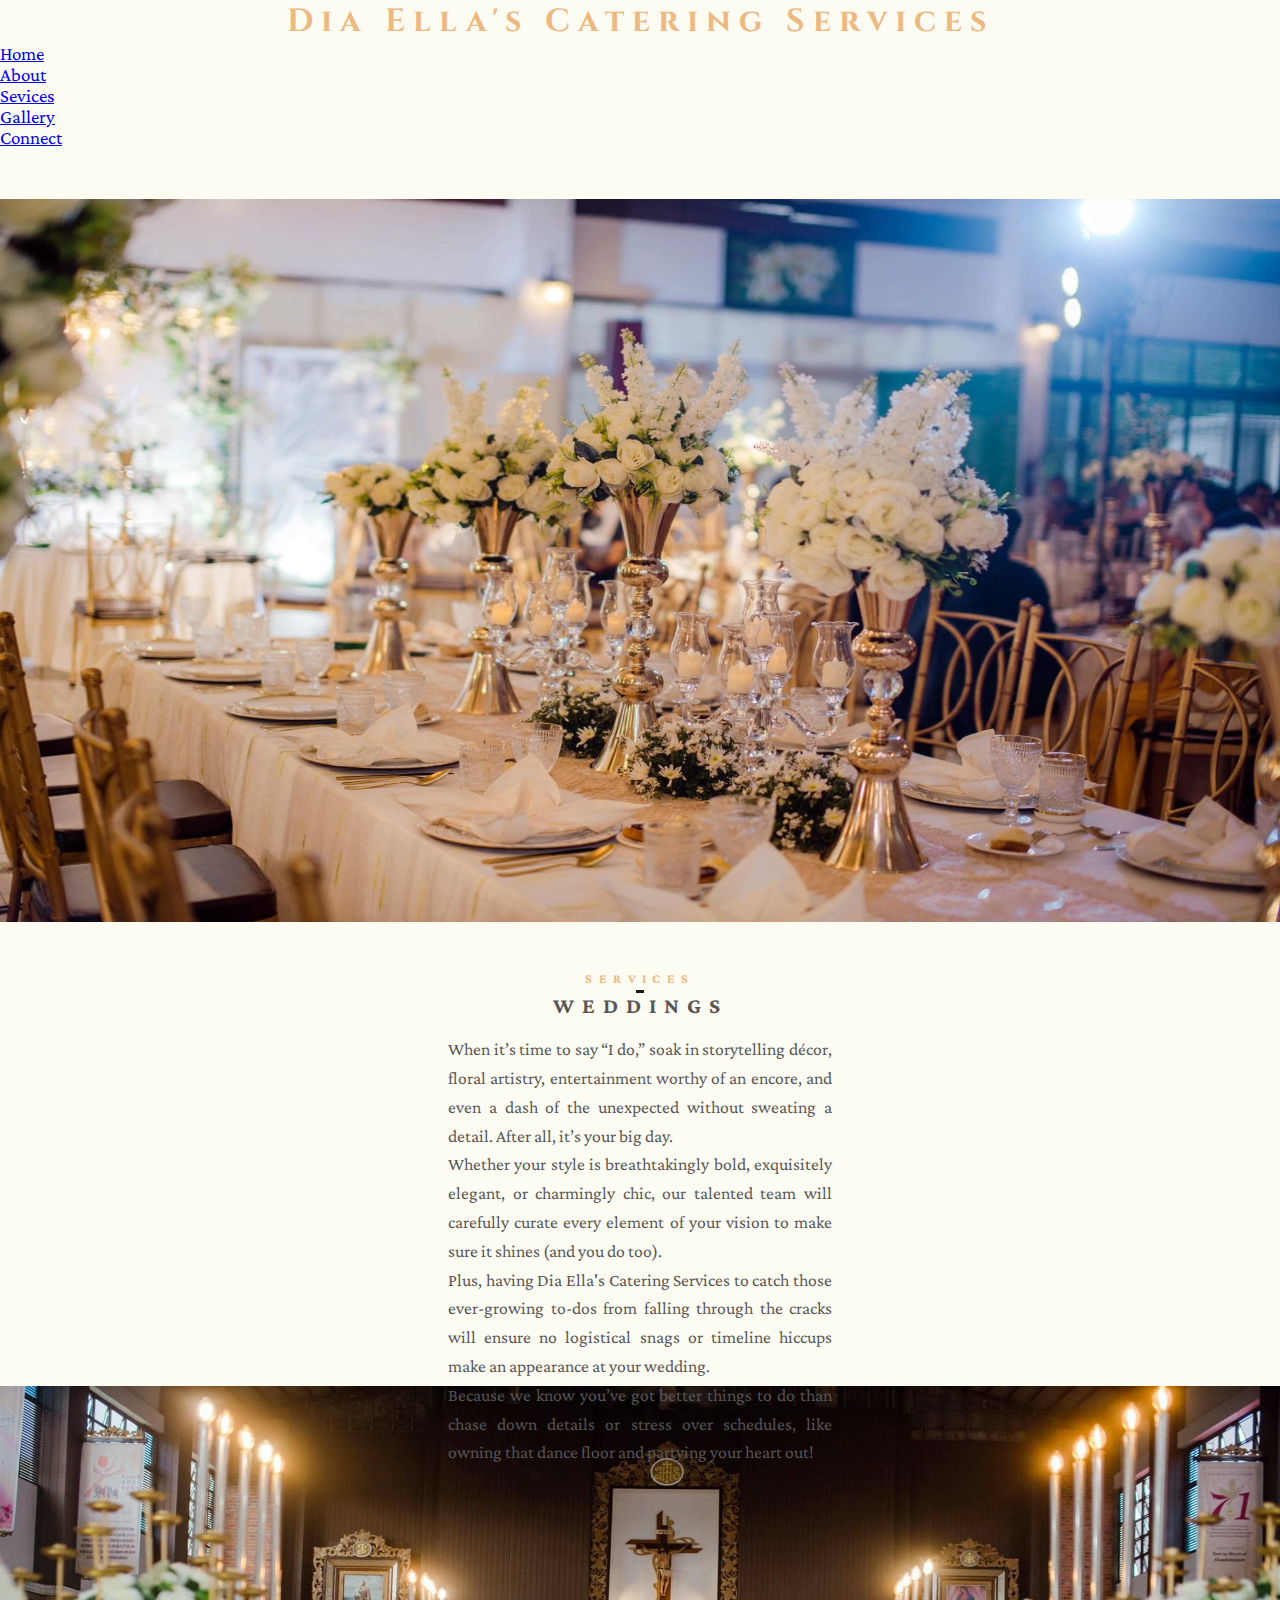
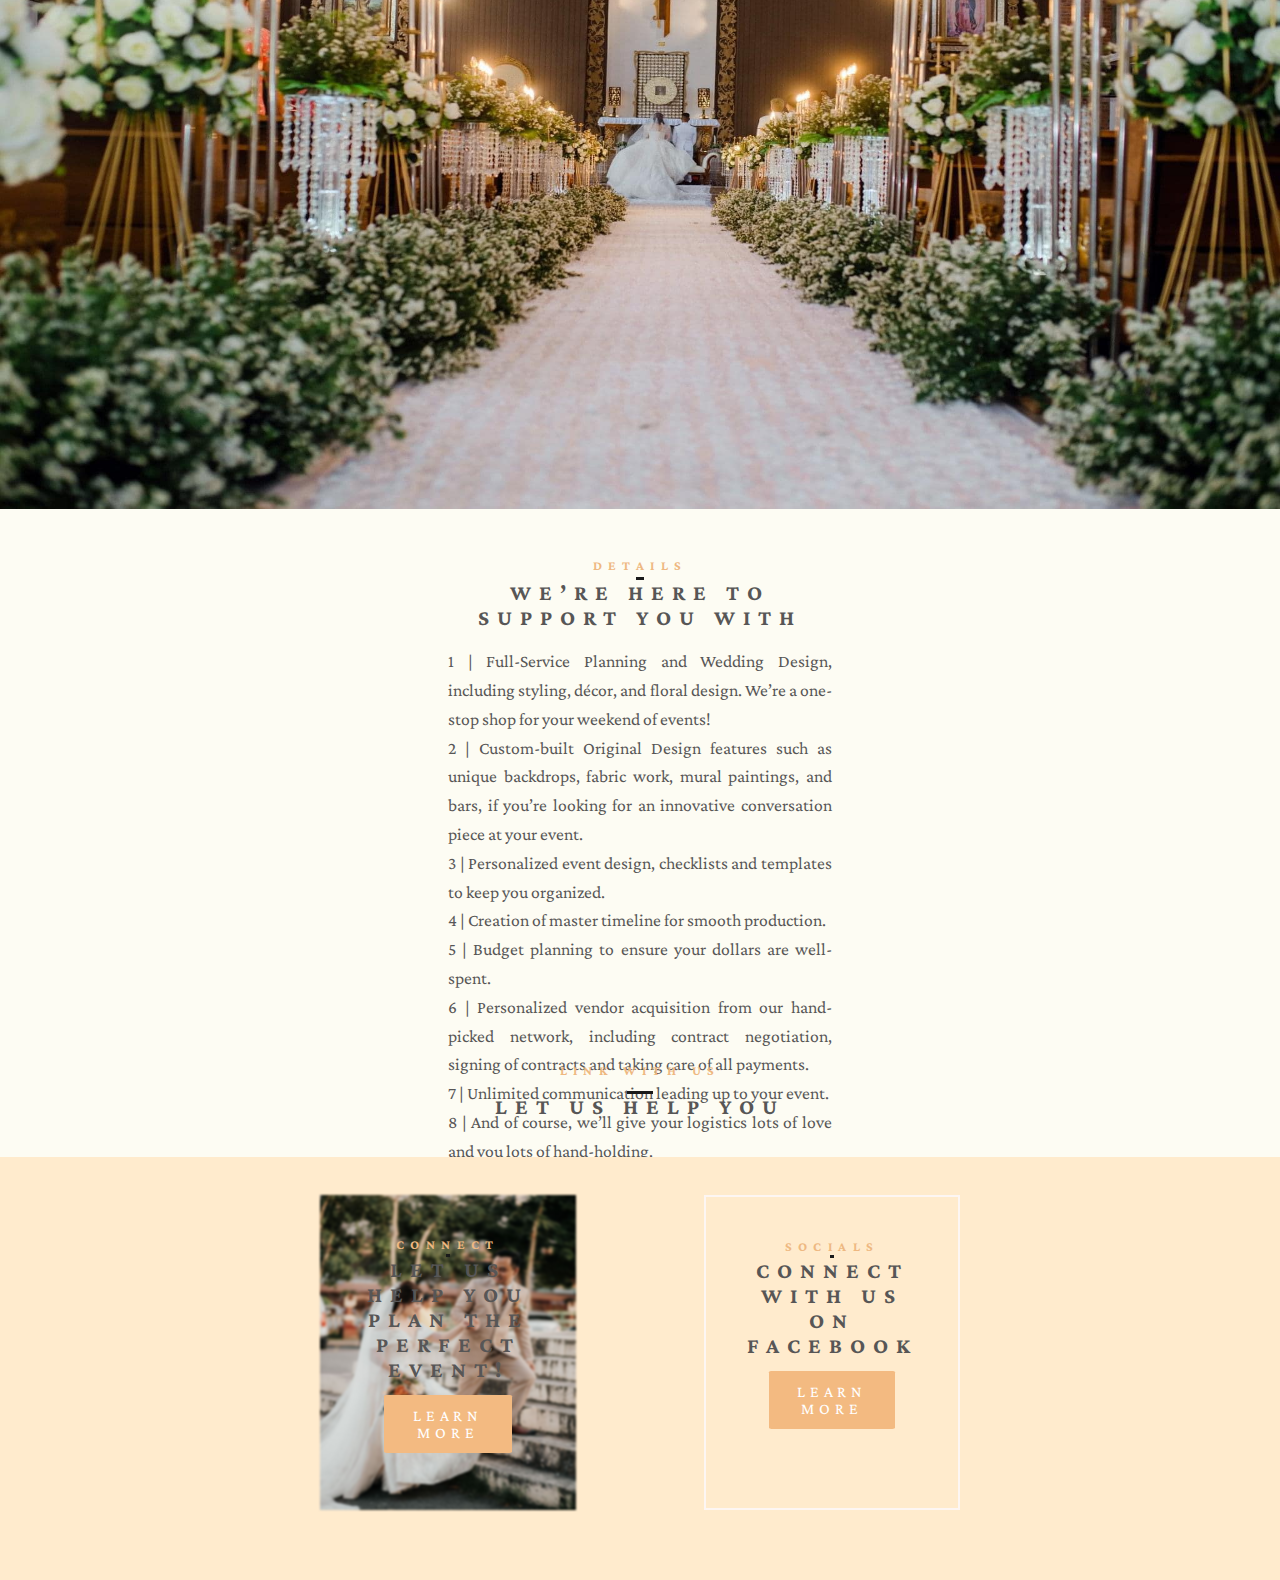
<file: services.html>
<!DOCTYPE html>
<html lang="en">
<head>
    <meta charset="UTF-8">
    <meta http-equiv="X-UA-Compatible" content="IE=edge">
    <meta name="viewport" content="width=device-width, initial-scale=1.0">
    <title>Dia Ella's Catering Services</title>

    <link href="https://cdn.jsdelivr.net/npm/bootstrap@5.2.3/dist/css/bootstrap.min.css" 
  rel="stylesheet" integrity="sha384-rbsA2VBKQhggwzxH7pPCaAqO46MgnOM80zW1RWuH61DGLwZJEdK2Kadq2F9CUG65" 
  crossorigin="anonymous">
  <link rel="preconnect" href="https://fonts.googleapis.com"><link rel="preconnect" href="https://fonts.gstatic.com" crossorigin><link href="https://fonts.googleapis.com/css2?family=Cinzel:wght@500&family=Crimson+Pro:wght@300;400&display=swap" rel="stylesheet">
  <link rel="stylesheet" href="css/services.css">
</head>
<body>
    <header class="header-container pt-4">
        <h1 class>Dia Ella's Catering Services</h1>
        <nav class="navbar navbar-expand-lg position-absolute top-5 start-50 translate-middle mt-3">
          <div class="container-fluid">
            <div class="collapse navbar-collapse" id="navbarSupportedContent">
              <ul class="navbar-nav">
                <!-- Navigation Bar -->
                <li class="nav-item m-3 btn-outline-light">
                  <a class="nav-link" href="index.html">Home</a>
                </li>
                <li class="nav-item m-3">
                  <a class="nav-link" href="about.html">About</a>
                </li>
                <li class="nav-item m-3">
                  <a class="nav-link" href="services.html">Sevices</a>
                </li>
                <li class="nav-item m-3">
                  <a class="nav-link" href="gallery.html">Gallery</a>
                </li>
                <li class="nav-item m-3">
                  <a class="nav-link" href="connect.html">Connect</a>
                </li>
              </ul>
            </div>
          </div>
        </nav>
      </header>
    
    <main>
        <article class="header-primary">
            <img src="images/services-1.jpg" alt="image">
            <section class="header-content">
                <h5>SERVICES
                </h5>
                <hr>
                <h4>WEDDINGS
                </h4>
                <br>
                <p>
                    When it’s time to say “I do,” soak in storytelling décor, floral artistry, entertainment worthy of an encore, and even a dash of the unexpected without sweating a detail. After all, it’s your big day.
                </p>

                <p>
                    Whether your style is breathtakingly bold, exquisitely elegant, or charmingly chic, our talented team will carefully curate every element of your vision to make sure it shines (and you do too).
                </p>
                    
                <p>
                    Plus, having Dia Ella's Catering Services to catch those ever-growing to-dos from falling through the cracks will ensure no logistical snags or timeline hiccups make an appearance at your wedding.
                </p>

                <p>
                    Because we know you’ve got better things to do than chase down details or stress
                    over schedules, like owning that dance floor and partying your heart out!
                </p>
            </section>
        </article>

        <article class="header-secondary">
            <img src="images/services-2.jpg" alt="">
            <section class="header-content">
                <h5>DETAILS
                </h5>
                <hr>
                <h4>WE’RE HERE TO SUPPORT YOU WITH
                </h4>
                <br>
                <p>
                    1 |  Full-Service Planning and Wedding Design, including styling, décor, and floral design. We’re a one-stop shop for your weekend of events!
                </p>
                <p>
                    2 |  Custom-built Original Design features such as unique backdrops, fabric work, mural paintings, and bars, if you’re looking for an innovative conversation piece at your event.
                </p>
                <p>
                    3 |  Personalized event design, checklists and templates to keep you organized.
                </p>
                <p>
                    4 |  Creation of master timeline for smooth production.
                </p>
                <p>
                    5 |  Budget planning to ensure your dollars are well-spent.
                </p>
                <p>
                    6 |  Personalized vendor acquisition from our hand-picked network, including contract negotiation, signing of contracts and taking care of all payments.
                </p>
                <p>
                    7 |  Unlimited communication leading up to your event.
                </p>
                <p>
                    8 |  And of course, we’ll give your logistics lots of love and you lots of hand-holding.
                </p>
                <p>
                    9 |  We do offer Partial Planning or Day of Coordination.
                </p>
            </section>
        </article>

        <article class="article-4">
          <div  class="header-primary">
            <h5>LINK WITH US</h5>
            <hr>
            <h4>LET US HELP YOU</h4>
          </div>
          <section class="article-4__section-1">
              <div class="article-4__subsection-1">
                <img src="images/couple-1.JPG" alt="">
                <div class="article-4__content-1">
                  <h5>CONNECT</h5>
                  <hr>
                  <h4 > LET US HELP YOU PLAN THE PERFECT EVENT! </h4>
                  <a class="btn__article-2" href="connect.html">LEARN MORE</a>
                </div>
              </div>
  
              <div class="article-4__subsection-2">
                <div class="article-4__content-2">
                  <h5>SOCIALS</h5>
                  <hr>
                  <h4 > CONNECT WITH US ON FACEBOOK</h4>
                  <a class="btn__article-2" href="https://www.facebook.com/DiaEllaCatering">LEARN MORE</a>
                </div>
              </div>
          </section>
        </article>
    </main>
</body>
</html>
</file>
<file: css/about.css>
* {
    padding: 0%;
    margin: 0%;
    box-sizing:border-box;
}

body {
    background-color: rgb(253,252,243);
}

h1 {
    font-family: 'Cinzel', sans-serif;
    letter-spacing: .5rem;
    text-align: center;
    color: rgb(238,184,129);
}

nav {
    font-family: 'Crimson Pro', sans-serif;
    font-size: .5cm;
    position: relative;
}

h5 {
    color: rgb(238,184,129);
    letter-spacing: .2rem;
    line-height: 1.8rem;
}

h4 {
    margin-bottom: 1%;
    letter-spacing: .4rem;
    color: rgb(87, 86, 86);
}

p {
    font-size: 1.1rem;
    text-align: justify;
    line-height: 1.8rem;
    color: rgb(87, 86, 86);
}

.header-primary {
    font-family: 'Crimson Pro', sans-serif;
    text-align: center;
    position: relative;
}

hr {
    width: 2%;
    height: 3px;
    margin-left: 49%;
    margin-right: auto;
    background-color: #191a1a;
    border: 0 none;
}

.header-primary img {
    width: 100%;
    max-height: 43rem;
    margin-top: 5%;
    margin-bottom: 3%;
}

.header-content {
    position: absolute;
    width: 30%;
    margin-left: 35%;
}


/* Slideshow container */
.article-2 {
    margin-top: 38%;
}
.slideshow-container {
    max-width: 100%;
    position: relative;
    width: 60%;
    height: 100%;
    /* margin-top: 2%; */
    margin-left: 20%;
    background-color: rgb(252, 235, 217);
    padding-bottom: 2.5%;
}

.mySlides {
  display: none;
  height: 62vh;
  padding: 2%;
}

.prev, .next {
  cursor: pointer;
  position: absolute;
  top: 50%;
  width: auto;
  margin-top: -22px;
  padding: 16px;
  color: white;
  font-weight: bold;
  font-size: 18px;
  transition: 0.6s ease;
  border-radius: 0 3px 3px 0;
  user-select: none;
  text-decoration: none;
}

.next {
  right: 0;
  border-radius: 3px 0 0 3px;
}

.prev:hover, .next:hover {
  background-color: rgb(238,184,129);
  color: white;
}

.numbertext {
    text-transform: uppercase;
    font-family: 'Crimson Pro', sans-serif;
    letter-spacing: 5px;
    font-size: 16px;
    color: rgb(87, 86, 86);
    font-weight: 500;
    padding-left: 5%;
    padding-top: 5%;
}

.heading__primary {
    font-family: 'Crimson Pro', sans-serif;
    font-size: 26px;
    letter-spacing: 2px;
    padding-left: 7%;
    margin-bottom: 2%;
    margin-top: 1%;
    color: rgb(238,184,129);
    width: 39%;
}

.text {
    color: sl(212, 21%, 14%);
    margin-bottom: 20px;
    text-align: justify;
    line-height: 1.5rem;
    width: 45%;
    padding-left: 10%;
    margin-bottom: 4%;
    font-family: 'Crimson Pro', sans-serif;
}

.btn__primary {
    background-color: rgb(243, 186, 129);
    color: white;
    font-family: 'Crimson Pro', sans-serif;
    outline: none;
    border: none;
    padding: 20px 30px;
    width: 15%;
    border-radius: 5px;   
    letter-spacing: .3rem;
    position: absolute;
    margin-left: 13%;
}

.content-right img{
    position: absolute;
    width: 35%;
    height: 75%;
    margin-top: -41.2%;
    margin-left: 52%;

    border-radius: 3px;
}

/* The dots/bullets/indicators */
.dot {
  cursor: pointer;
  height: 8px;
  width: 8px;
  margin: 0 2px;
  background-color: rgb(255,235,205);
  border-radius: 50%;
  display: inline-block;
  transition: background-color 0.6s ease;
}

.active, .dot:hover {
  background-color: rgb(238,184,129);
}


/* ARTICLE 4 */
.article-4 {
    position: relative;
    margin-top: 5%;
}

.article-4__section-1 {
    position: relative;
    width: 100%;
    height: 47vh;
    background-color: rgb(255,235,205);
    font-family: 'Crimson Pro', sans-serif;
    margin-top: 3%;
}

.btn__article {
    background-color: rgb(243, 186, 129);
    color: white;
    font-family: 'Crimson Pro', sans-serif;
    outline: none;
    border: none;
    padding: 12px 1px;
    width: 50%; 
    letter-spacing: .3rem;
    position: absolute;
    margin-left: -25%;
    margin-top: 5%;
    border-radius: 2%;
}
.article-4__subsection-1 img{
    position: absolute;
    width: 100%;
    height: 100%;
    filter: blur(1px);
}

.article-4__subsection-1 {
    position: absolute;
    display: inline-block;
    margin: 3%;
    width: 20%;
    height: 35vh;
    margin-left: 25%;  
}

.article-4__content-1 {
    position: relative;
    padding: 15%;
    height: 100%;
    color: white;
    text-align: center;
}

.article-4__subsection-2 {
    position: relative;
    display: inline-block;
    width: 20%;
    margin: 3%;
    height: 35vh;
    margin-left: 55%;
    border: solid 2px rgb(253, 246, 243);
}

.article-4__content-2 {
    position: absolute;
    padding: 15%;
    height: 100%;
    color: rgb(255, 255, 255);
    text-align: center;
}

.btn__article-2 {
    background-color: rgb(243, 186, 129);
    color: white;
    font-family: 'Crimson Pro', sans-serif;
    outline: none;
    border: none;
    padding: 12px 1px;
    width: 50%; 
    letter-spacing: .3rem;
    position: absolute;
    margin-left: -25%;
    margin-top: 5%;
    border-radius: 2%;
    text-decoration: none;
}

.btn__article-2:hover {
    background-color: rgb(241, 139, 36);
    color: white;
}
</file>
<file: css/alain-karen.css>
* {
    padding: 0%;
    margin: 0%;
    box-sizing:border-box;
}

body {
    background-color: rgb(253,252,243);
}

h1 {
    font-family: 'Cinzel', sans-serif;
    letter-spacing: .5rem;
    text-align: center;
    color: rgb(238,184,129);
}

nav {
    font-family: 'Crimson Pro', sans-serif;
    font-size: .5cm;
    position: relative;
}

h5 {
    color: rgb(240, 146, 53);
    letter-spacing: .2rem;
    line-height: 1.8rem;
    padding-top: 2.5%;
    font-family: 'Crimson Pro', sans-serif;
}

h4 {
    letter-spacing: .4rem;
    color: white;
    font-family: 'Crimson Pro', sans-serif;
}

p {
    font-size: 1.1rem;
    text-align: justify;
    line-height: 1.8rem;
    font-family: 'Crimson Pro', sans-serif;
}

.header-primary {
    font-family: 'Crimson Pro', sans-serif;
    text-align: center;
    background-color: rgb(245, 219, 193);
    width: 79%;
    height: 17vh;
    margin-top: 6%;
    margin-left: 10.5%;
}

hr {
    width: 2%;
    height: 3px;
    margin-left: 49%;
    margin-right: auto;
    background-color: #191a1a;
    border: 0 none;
}

.header-secondary {
    position: relative;
    margin-top: 5%;
    margin-left: 10%;
    margin-right: 10%;
}

.article-4 {
    position: relative;
}

.article-4__section-1 {
    position: relative;
    width: 100%;
    height: 47vh;
    background-color: rgb(255,235,205);
    font-family: 'Crimson Pro', sans-serif;
    margin-top: 3%;
}

.btn__article {
    background-color: rgb(243, 186, 129);
    color: white;
    font-family: 'Crimson Pro', sans-serif;
    outline: none;
    border: none;
    padding: 12px 1px;
    width: 50%; 
    letter-spacing: .3rem;
    position: absolute;
    margin-left: -25%;
    margin-top: 5%;
    border-radius: 2%;
}
.article-4__subsection-1 img{
    position: absolute;
    width: 100%;
    height: 100%;
    filter: blur(1px);
}

.article-4__subsection-1 {
    position: absolute;
    display: inline-block;
    margin: 3%;
    width: 20%;
    height: 35vh;
    margin-left: 25%;  
}

.article-4__content-1 {
    position: relative;
    padding: 15%;
    height: 100%;
    color: white;
    text-align: center;
}

.article-4__subsection-2 {
    position: relative;
    display: inline-block;
    width: 20%;
    margin: 3%;
    height: 35vh;
    margin-left: 55%;
    border: solid 2px rgb(253, 246, 243);
}

.article-4__content-2 {
    position: absolute;
    padding: 15%;
    height: 100%;
    color: rgb(255, 255, 255);
    text-align: center;
}

.btn__article-2 {
    background-color: rgb(243, 186, 129);
    color: white;
    font-family: 'Crimson Pro', sans-serif;
    outline: none;
    border: none;
    padding: 12px 1px;
    width: 50%; 
    letter-spacing: .3rem;
    position: absolute;
    margin-left: -25%;
    margin-top: 5%;
    border-radius: 2%;
    text-decoration: none;
}

.btn__article-2:hover {
    background-color: rgb(241, 139, 36);
    color: white;
}
</file>
<file: css/alain.css>
.container-fluid {
    justify-content: center;
    align-items: center;
    width: 80%;
    gap: 10px 10px;
    margin-top: 3%;
}

.photo {
    
    height: 37vh;
}

.photo img {
    position: absolute;
    width: 38.8%;
    height: 37vh;
}

.photo-1 {
    
    height: 100vh;
}
.photo-1 img{
    position: absolute;
    width: 38.7%;
    height: 76.5vh;
}

.photo-2 {
    
    height: 50vh;
}
.photo-2 img {
    position: absolute;
    width: 78.8%;
    height: 50vh;
}
</file>
<file: css/mike.css>
.container-fluid {
    justify-content: center;
    align-items: center;
    width: 80%;
    gap: 10px 10px;
    margin-top: 3%;
}

.photo {
   
    height: 56vh;
}

.photo img {
    position: absolute;
    width: 52.1%;
    height: 56vh;
}

.photo-1 {
   
    height: 75vh;
}
.photo-1 img{
    position: absolute;
    width: 25.4%;
    height: 75vh;
}

.photo-2 {
   
    height: 50vh;
}
.photo-2 img {
    position: absolute;
    width: 78.8%;
    height: 50vh;
}

.photo-4 {
    background-color: blueviolet;
    height: 37vh;
}

.photo-4 img {
    position: absolute;
    width: 25.4%;
    height: 37vh;
}

.photo-3 {
    height: 56vh;
}

.photo-3 img {
    position: absolute;
    width: 38.7%;
    height: 56vh;
}
</file>
<file: css/gallery.css>
* {
    padding: 0%;
    margin: 0%;
    box-sizing:border-box;
}

body {
    background-color: rgb(253,252,243);
}

h1 {
    font-family: 'Cinzel', sans-serif;
    letter-spacing: .5rem;
    text-align: center;
    color: rgb(238,184,129);
}

nav {
    font-family: 'Crimson Pro', sans-serif;
    font-size: .5cm;
    position: relative;
}

h5 {
    color: rgb(240, 146, 53);
    letter-spacing: .2rem;
    line-height: 1.8rem;
    padding-top: 2.5%;
}

h4 {
    letter-spacing: .4rem;
    color: rgb(87, 86, 86);
}

p {
    font-size: 1.1rem;
    text-align: justify;
    line-height: 1.8rem;
}

.header-primary {
    font-family: 'Crimson Pro', sans-serif;
    text-align: center;
    background-color: rgb(245, 219, 193);
    width: 90%;
    height: 20vh;
    margin-top: 6%;
    margin-left: 5%;
}

hr {
    width: 2%;
    height: 3px;
    margin-left: 49%;
    margin-right: auto;
    background-color: #191a1a;
    border: 0 none;
}



  /* ARTICLE 2 */

.article-3__section-1 {
    position: absolute;
    width: 100%;
    height: 100vh;
}

.article-3__subsection-1 {
    position: absolute;
    display: inline-block;
    margin: 3% 5%;
    width: 27%;
    height: 67vh;
    border: solid 2px rgb(245, 219, 193);
}

.article-3__subsection-1 img{
    position: absolute;
    width: 80%;
    height: 83%;
    margin: 10%;
}

.article-3__subsection-2 {
    position: absolute;
    display: inline-block;
    margin: 3%;
    width: 27%;
    height: 67vh;
    margin-left: 36.5%;
    border: solid 2px rgb(245, 219, 193);
}

.article-3__subsection-2 img{
    position: absolute;
    width: 80%;
    height: 83%;
    margin: 10%;
}

.article-3__subsection-3 {
    position: absolute;
    display: inline-block;
    margin: 3%;
    width: 27%;
    height: 67vh;
    margin-left: 68%;
    border: solid 2px rgb(245, 219, 193);
    
}

.article-3__subsection-3 img{
    position: absolute;
    width: 80%;
    height: 83%;
    margin: 10%;
}

.btn__article-3 {
    background-color: rgb(243, 186, 129);
    color: white;
    font-family: 'Crimson Pro', sans-serif;
    outline: none;
    border: none;
    padding: 20px 30px;
    width: 52%; 
    letter-spacing: .3rem;
    position: absolute;
    margin-left: 25%;
    margin-top: 125%;
    text-decoration: none;
    
}

.btn__article-3:hover {
    background-color: rgb(241, 139, 36);
    color: white;
}

/* ARTICLE 3 */
.article-4 {
    position: relative;
    margin-top: 45%;
}

.article-4__section-1 {
    position: relative;
    width: 100%;
    height: 47vh;
    background-color: rgb(255,235,205);
    font-family: 'Crimson Pro', sans-serif;
    margin-top: 3%;
}

.btn__article {
    background-color: rgb(243, 186, 129);
    color: white;
    font-family: 'Crimson Pro', sans-serif;
    outline: none;
    border: none;
    padding: 12px 1px;
    width: 50%; 
    letter-spacing: .3rem;
    position: absolute;
    margin-left: -25%;
    margin-top: 5%;
    border-radius: 2%;
}
.article-4__subsection-1 img{
    position: absolute;
    width: 100%;
    height: 100%;
    filter: blur(1px);
}

.article-4__subsection-1 {
    position: absolute;
    display: inline-block;
    margin: 3%;
    width: 20%;
    height: 35vh;
    margin-left: 25%;  
}

.article-4__content-1 {
    position: relative;
    padding: 15%;
    height: 100%;
    color: white;
    text-align: center;
}

.article-4__subsection-2 {
    position: relative;
    display: inline-block;
    width: 20%;
    margin: 3%;
    height: 35vh;
    margin-left: 55%;
    border: solid 2px rgb(253, 246, 243);
}

.article-4__content-2 {
    position: absolute;
    padding: 15%;
    height: 100%;
    color: rgb(255, 255, 255);
    text-align: center;
}

.btn__article-2 {
    background-color: rgb(243, 186, 129);
    color: white;
    font-family: 'Crimson Pro', sans-serif;
    outline: none;
    border: none;
    padding: 12px 1px;
    width: 50%; 
    letter-spacing: .3rem;
    position: absolute;
    margin-left: -25%;
    margin-top: 5%;
    border-radius: 2%;
    text-decoration: none;
}

.btn__article-2:hover {
    background-color: rgb(241, 139, 36);
    color: white;
}
</file>
<file: css/mike-mk.css>
* {
    padding: 0%;
    margin: 0%;
    box-sizing:border-box;
}

body {
    background-color: rgb(253,252,243);
}

h1 {
    font-family: 'Cinzel', sans-serif;
    letter-spacing: .5rem;
    text-align: center;
    color: rgb(238,184,129);
}

nav {
    font-family: 'Crimson Pro', sans-serif;
    font-size: .5cm;
    position: relative;
}

h5 {
    color: rgb(240, 146, 53);
    letter-spacing: .2rem;
    line-height: 1.8rem;
    padding-top: 2.5%;
    font-family: 'Crimson Pro', sans-serif;
}

h4 {
    letter-spacing: .4rem;
    color: white;
    font-family: 'Crimson Pro', sans-serif;
}

p {
    font-size: 1.1rem;
    text-align: justify;
    line-height: 1.8rem;
    font-family: 'Crimson Pro', sans-serif;
}

.header-primary {
    font-family: 'Crimson Pro', sans-serif;
    text-align: center;
    background-color: rgb(245, 219, 193);
    width: 79%;
    height: 17vh;
    margin-top: 6%;
    margin-left: 10.5%;
}

hr {
    width: 2%;
    height: 3px;
    margin-left: 49%;
    margin-right: auto;
    background-color: #191a1a;
    border: 0 none;
}

.header-secondary {
    position: relative;
    margin-top: 5%;
    margin-left: 10%;
}

.article-4 {
    position: relative;
    margin-top: 5%;
}

.article-4__section-1 {
    position: relative;
    width: 100%;
    height: 47vh;
    background-color: rgb(255,235,205);
    font-family: 'Crimson Pro', sans-serif;
    margin-top: 3%;
}

.btn__article {
    background-color: rgb(243, 186, 129);
    color: white;
    font-family: 'Crimson Pro', sans-serif;
    outline: none;
    border: none;
    padding: 12px 1px;
    width: 50%; 
    letter-spacing: .3rem;
    position: absolute;
    margin-left: -25%;
    margin-top: 5%;
    border-radius: 2%;
}
.article-4__subsection-1 img{
    position: absolute;
    width: 100%;
    height: 100%;
    filter: blur(1px);
}

.article-4__subsection-1 {
    position: absolute;
    display: inline-block;
    margin: 3%;
    width: 20%;
    height: 35vh;
    margin-left: 25%;  
}

.article-4__content-1 {
    position: relative;
    padding: 15%;
    height: 100%;
    color: white;
    text-align: center;
}

.article-4__subsection-2 {
    position: relative;
    display: inline-block;
    width: 20%;
    margin: 3%;
    height: 35vh;
    margin-left: 55%;
    border: solid 2px rgb(253, 246, 243);
}

.article-4__content-2 {
    position: absolute;
    padding: 15%;
    height: 100%;
    color: rgb(255, 255, 255);
    text-align: center;
}

.btn__article-2 {
    background-color: rgb(243, 186, 129);
    color: white;
    font-family: 'Crimson Pro', sans-serif;
    outline: none;
    border: none;
    padding: 12px 1px;
    width: 50%; 
    letter-spacing: .3rem;
    position: absolute;
    margin-left: -25%;
    margin-top: 5%;
    border-radius: 2%;
    text-decoration: none;
}

.btn__article-2:hover {
    background-color: rgb(241, 139, 36);
    color: white;
}
</file>
<file: css/services.css>
* {
    padding: 0%;
    margin: 0%;
    box-sizing:border-box;
}

body {
    background-color: rgb(253,252,243);
}

/* header */

.header-primary img {
    width: 100%;
    max-height: 50rem;
    margin-top: 1%;
    padding: 3% 0%; 
}

h1 {
    font-family: 'Cinzel', sans-serif;
    letter-spacing: .5rem;
    text-align: center;
    color: rgb(238,184,129);
}

nav {
    font-family: 'Crimson Pro', sans-serif;
    font-size: .5cm;
}

.header-primary {
    font-family: 'Crimson Pro', sans-serif;
    text-align: center;
}

h5{
    margin-bottom: 1%;
    margin-top: 2%;
    color: rgb(238,184,129);
    letter-spacing: .4rem;
}

h4 {
    letter-spacing: .5rem;
    font-size: 22px;
    color: rgb(87, 86, 86);
}

p {
    font-size: 1.1rem;
    text-align: justify;
    line-height: 1.8rem;
    color: rgb(87, 86, 86);
}

hr {
    width: 2%;
    height: 3px;
    margin-left: 49%;
    margin-right: auto;
    background-color: #191a1a;
    border: 0 none;
  }

  .header-content {
    position: absolute;
    width: 30%;
    margin-left: 35%;
}

.header-secondary img {
    width: 100%;
    max-height: 50rem;
    margin-top: 30%;
    padding: 3% 0%; 
}

.header-secondary {
    font-family: 'Crimson Pro', sans-serif;
    text-align: center;
}

.article-4 {
    position: relative;
    margin-top: 40%;
}

.article-4__section-1 {
    position: relative;
    width: 100%;
    height: 47vh;
    background-color: rgb(255,235,205);
    font-family: 'Crimson Pro', sans-serif;
    margin-top: 3%;
}

.btn__article {
    background-color: rgb(243, 186, 129);
    color: white;
    font-family: 'Crimson Pro', sans-serif;
    outline: none;
    border: none;
    padding: 12px 1px;
    width: 50%; 
    letter-spacing: .3rem;
    position: absolute;
    margin-left: -25%;
    margin-top: 5%;
    border-radius: 2%;
}
.article-4__subsection-1 img{
    position: absolute;
    width: 100%;
    height: 100%;
    filter: blur(1px);
}

.article-4__subsection-1 {
    position: absolute;
    display: inline-block;
    margin: 3%;
    width: 20%;
    height: 35vh;
    margin-left: 25%;  
}

.article-4__content-1 {
    position: relative;
    padding: 15%;
    height: 100%;
    color: white;
    text-align: center;
}

.article-4__subsection-2 {
    position: relative;
    display: inline-block;
    width: 20%;
    margin: 3%;
    height: 35vh;
    margin-left: 55%;
    border: solid 2px rgb(253, 246, 243);
}

.article-4__content-2 {
    position: absolute;
    padding: 15%;
    height: 100%;
    color: rgb(255, 255, 255);
    text-align: center;
}

.btn__article-2 {
    background-color: rgb(243, 186, 129);
    color: white;
    font-family: 'Crimson Pro', sans-serif;
    outline: none;
    border: none;
    padding: 12px 1px;
    width: 50%; 
    letter-spacing: .3rem;
    position: absolute;
    margin-left: -25%;
    margin-top: 5%;
    border-radius: 2%;
    text-decoration: none;
}

.btn__article-2:hover {
    background-color: rgb(241, 139, 36);
    color: white;
}
</file>
